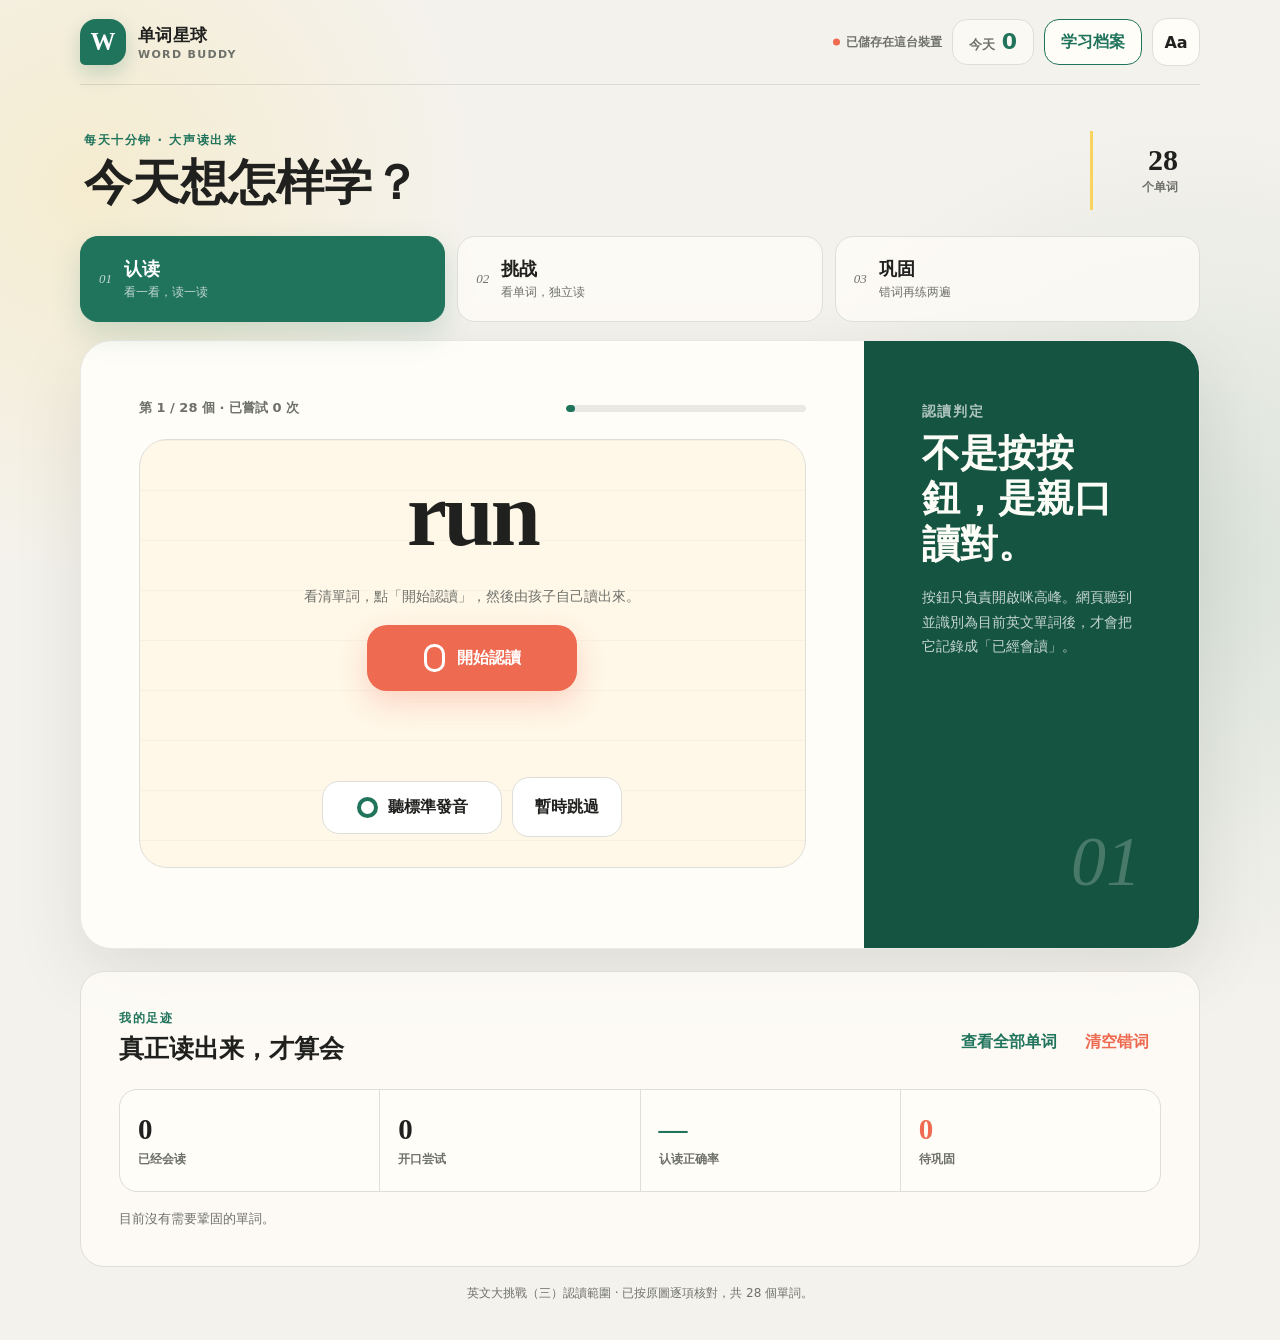
<file: index.html>
<!doctype html>
<html lang="zh-CN">
  <head>
    <meta charset="UTF-8" />
    <meta name="viewport" content="width=device-width, initial-scale=1, viewport-fit=cover, user-scalable=no" />
    <meta name="theme-color" content="#fffaf1" />
    <meta name="apple-mobile-web-app-capable" content="yes" />
    <meta name="apple-mobile-web-app-status-bar-style" content="default" />
    <title>单词星球 · 儿童认读</title>
    <link rel="stylesheet" href="styles.css" />
  </head>
  <body>
    <div class="page-shell">
      <header class="topbar">
        <a class="brand" href="#" aria-label="回到认读模式">
          <span class="brand-mark" aria-hidden="true">W</span>
          <span>
            <strong>单词星球</strong>
            <small>Word Buddy</small>
          </span>
        </a>

        <div class="header-actions">
          <span class="sync-status" id="syncStatus" aria-live="polite">正在读取进度</span>
          <div class="day-score" aria-label="今天的练习数量">
            <span>今天</span>
            <strong id="todayCount">0</strong>
          </div>
          <button class="record-button" id="recordButton" type="button">学习档案</button>
          <button class="icon-button" id="settingsButton" type="button" aria-label="打开声音设置">
            <span aria-hidden="true">Aa</span>
          </button>
        </div>
      </header>

      <main>
        <section class="welcome-row" aria-labelledby="pageTitle">
          <div>
            <p class="eyebrow">每天十分钟 · 大声读出来</p>
            <h1 id="pageTitle">今天想怎样学？</h1>
          </div>
          <div class="word-count-badge">
            <strong id="wordCount">0</strong>
            <span>个单词</span>
          </div>
        </section>

        <nav class="mode-tabs" aria-label="学习模式">
          <button class="mode-tab is-active" type="button" data-mode="learn" aria-pressed="true">
            <span class="tab-number">01</span>
            <span><strong>认读</strong><small>看一看，读一读</small></span>
          </button>
          <button class="mode-tab" type="button" data-mode="challenge" aria-pressed="false">
            <span class="tab-number">02</span>
            <span><strong>挑战</strong><small>看单词，独立读</small></span>
          </button>
          <button class="mode-tab" type="button" data-mode="review" aria-pressed="false">
            <span class="tab-number">03</span>
            <span><strong>巩固</strong><small>错词再练两遍</small></span>
            <span class="mistake-badge" id="mistakeBadge" hidden>0</span>
          </button>
        </nav>

        <section class="learning-panel" id="learningPanel" aria-live="polite"></section>

        <section class="progress-card" aria-label="学习记录">
          <div class="progress-heading">
            <div>
              <p class="eyebrow">我的足迹</p>
              <h2>真正读出来，才算会</h2>
            </div>
            <div class="progress-actions">
              <button class="text-button" id="openRecordsButton" type="button">查看全部单词</button>
              <button class="text-button danger" id="clearMistakesButton" type="button">清空错词</button>
            </div>
          </div>
          <div class="stats-grid">
            <div class="stat-item">
              <strong id="masteredStat">0</strong>
              <span>已经会读</span>
            </div>
            <div class="stat-item">
              <strong id="answerStat">0</strong>
              <span>开口尝试</span>
            </div>
            <div class="stat-item accent">
              <strong id="accuracyStat">—</strong>
              <span>认读正确率</span>
            </div>
            <div class="stat-item warm">
              <strong id="mistakeStat">0</strong>
              <span>待巩固</span>
            </div>
          </div>
          <div class="mistake-strip" id="mistakeStrip"></div>
        </section>

        <p class="source-note" id="sourceNote"></p>
      </main>
    </div>

    <div class="settings-backdrop" id="settingsBackdrop" hidden>
      <section class="settings-sheet" role="dialog" aria-modal="true" aria-labelledby="settingsTitle">
        <div class="sheet-handle" aria-hidden="true"></div>
        <div class="sheet-heading">
          <div>
            <p class="eyebrow">声音设置</p>
            <h2 id="settingsTitle">让朗读更舒服</h2>
          </div>
          <button class="close-button" id="closeSettingsButton" type="button" aria-label="关闭设置">完成</button>
        </div>

        <label class="setting-row">
          <span><strong>巩固自动播读</strong><small>切换错词后自动朗读</small></span>
          <input id="autoSpeakInput" type="checkbox" role="switch" checked />
        </label>

        <label class="setting-block" for="rateInput">
          <span><strong>朗读速度</strong><output id="rateOutput">舒缓</output></span>
          <input id="rateInput" type="range" min="0.6" max="1.1" step="0.1" value="0.8" />
          <span class="range-labels"><small>慢一点</small><small>快一点</small></span>
        </label>

        <label class="setting-block" for="voiceSelect">
          <span><strong>英语声音</strong></span>
          <select id="voiceSelect">
            <option value="">设备默认声音</option>
          </select>
        </label>

        <button class="primary-button wide" id="testVoiceButton" type="button">试听：Hello!</button>
      </section>
    </div>

    <div class="records-backdrop" id="recordsBackdrop" hidden>
      <section class="records-sheet" role="dialog" aria-modal="true" aria-labelledby="recordsTitle">
        <div class="sheet-handle" aria-hidden="true"></div>
        <div class="sheet-heading records-heading">
          <div>
            <p class="eyebrow">逐词保存 · 随时续学</p>
            <h2 id="recordsTitle">学习档案</h2>
          </div>
          <button class="close-button" id="closeRecordsButton" type="button" aria-label="关闭学习档案">完成</button>
        </div>
        <div class="record-filters" role="group" aria-label="筛选学习记录">
          <button type="button" class="record-filter is-active" data-record-filter="all">全部</button>
          <button type="button" class="record-filter" data-record-filter="mastered">已会读</button>
          <button type="button" class="record-filter" data-record-filter="learning">练习中</button>
          <button type="button" class="record-filter" data-record-filter="new">未开始</button>
        </div>
        <div class="record-summary" id="recordSummary"></div>
        <div class="record-tools">
          <button type="button" id="exportRecordsButton">导出学习档案</button>
          <label>
            恢复学习档案
            <input type="file" id="importRecordsInput" accept="application/json,.json" />
          </label>
        </div>
        <div class="record-list" id="recordList"></div>
      </section>
    </div>

    <div class="toast" id="toast" role="status" aria-live="polite" hidden></div>

    <script src="words.js"></script>
    <script src="app.js"></script>
  </body>
</html>
</file>
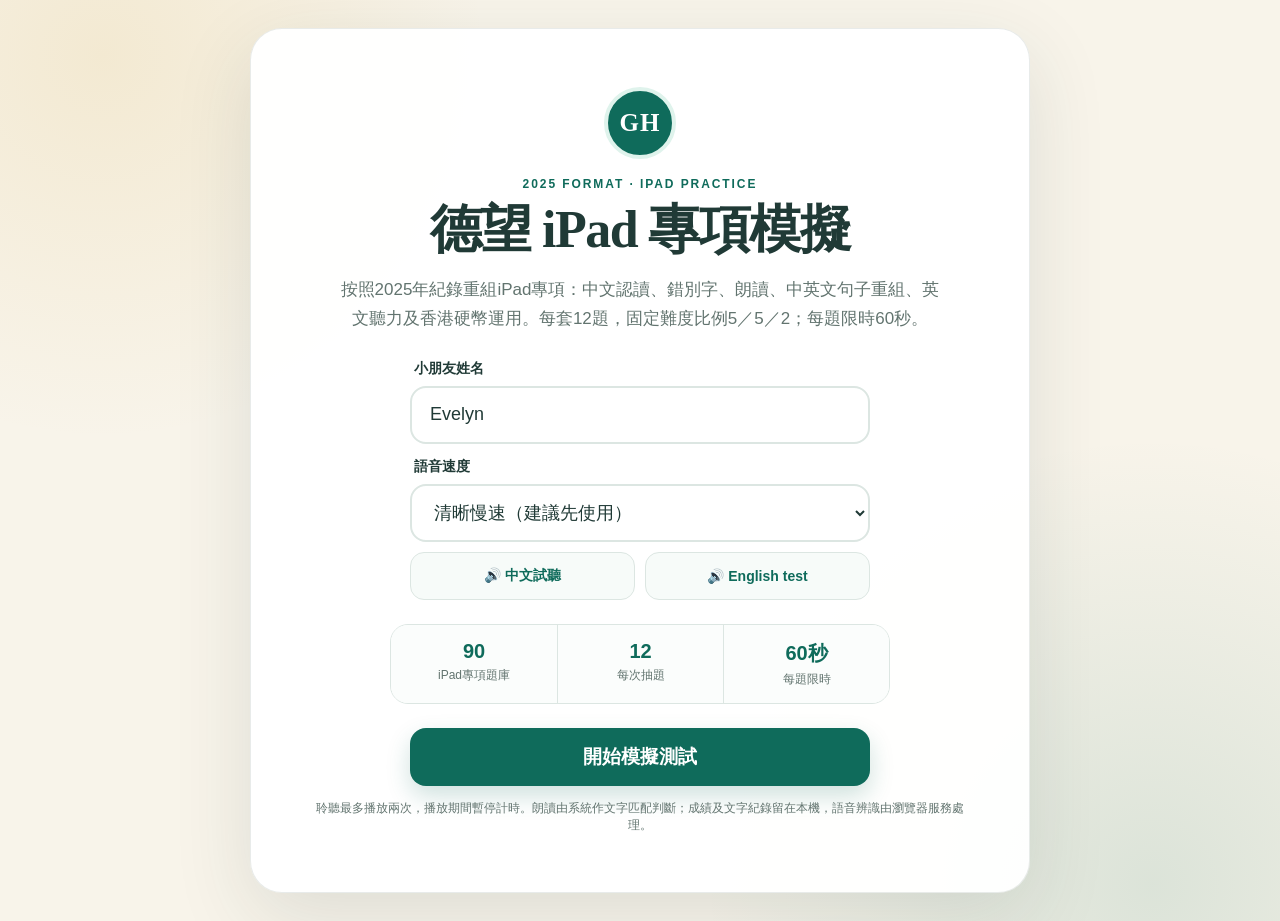
<file: good-hope-ipad-test/index.html>
<!doctype html>
<html lang="zh-HK">
<head>
  <meta charset="utf-8">
  <meta name="viewport" content="width=device-width,initial-scale=1,viewport-fit=cover,user-scalable=no">
  <meta name="theme-color" content="#0f6b5b">
  <meta name="apple-mobile-web-app-capable" content="yes">
  <meta name="apple-mobile-web-app-status-bar-style" content="default">
  <title>德望 2025 iPad 專項模擬</title>
  <style>
    :root{--ink:#203a36;--muted:#62746f;--green:#0f6b5b;--dark:#084b40;--mint:#dff3ec;--cream:#f8f4ea;--line:#dce6e2;--danger:#c74a48;--gold:#d5a83f}
    *{box-sizing:border-box}html{background:var(--cream)}body{margin:0;color:var(--ink);background:radial-gradient(circle at 8% 6%,rgba(213,168,63,.14),transparent 24rem),radial-gradient(circle at 90% 96%,rgba(15,107,91,.12),transparent 28rem),var(--cream);font-family:-apple-system,BlinkMacSystemFont,"SF Pro Display","PingFang HK","Noto Sans TC",sans-serif;-webkit-font-smoothing:antialiased;-webkit-tap-highlight-color:transparent;overscroll-behavior:none}button,input,select{font:inherit}button{touch-action:manipulation}.shell{min-height:100svh;padding:max(28px,env(safe-area-inset-top)) max(24px,env(safe-area-inset-right)) max(28px,env(safe-area-inset-bottom)) max(24px,env(safe-area-inset-left));display:grid;place-items:center}.card{width:min(780px,100%);background:rgba(255,255,255,.96);border:1px solid rgba(32,58,54,.1);border-radius:32px;box-shadow:0 24px 80px rgba(32,58,54,.12);padding:clamp(28px,5vw,58px);text-align:center}.mark{width:72px;height:72px;margin:0 auto 18px;display:grid;place-items:center;color:#fff;background:var(--green);border:4px solid var(--mint);border-radius:50%;font:700 25px Georgia,serif;letter-spacing:.04em}.eyebrow{margin:0 0 10px;color:var(--green);font-size:12px;font-weight:800;letter-spacing:.16em}.card h1{margin:0;font-family:Georgia,"Times New Roman","Songti TC",serif;font-size:clamp(34px,6vw,52px);line-height:1.1;letter-spacing:-.03em}.intro{max-width:610px;margin:18px auto 26px;color:var(--muted);font-size:17px;line-height:1.7}.name,.setting{display:block;max-width:460px;margin:0 auto;text-align:left}.name span,.setting span{display:block;margin:0 0 8px 4px;font-size:14px;font-weight:700}.name input,.setting select{width:100%;height:58px;padding:0 18px;border:2px solid var(--line);border-radius:16px;color:var(--ink);background:#fff;font-size:18px;outline:none}.name input:focus,.setting select:focus{border-color:var(--green);box-shadow:0 0 0 4px var(--mint)}.setting{margin-top:14px}.voice-tests{display:grid;grid-template-columns:1fr 1fr;gap:10px;max-width:460px;margin:10px auto 0}.voice-tests button{min-height:48px;border:1px solid var(--line);border-radius:14px;color:var(--green);background:#f7fbf9;font-size:14px;font-weight:750}.facts{display:grid;grid-template-columns:repeat(3,1fr);max-width:500px;margin:24px auto;border:1px solid var(--line);border-radius:18px;overflow:hidden}.facts div{padding:15px 8px;background:#fbfdfc}.facts div+div{border-left:1px solid var(--line)}.facts strong{display:block;font-size:20px;color:var(--green)}.facts span{display:block;margin-top:4px;color:var(--muted);font-size:12px}.primary,.secondary{min-height:58px;border:0;border-radius:16px;padding:0 24px;font-weight:800;cursor:pointer}.primary{color:#fff;background:var(--green);box-shadow:0 10px 24px rgba(15,107,91,.2)}.primary:active{transform:translateY(1px);background:var(--dark)}.welcome .primary{width:min(460px,100%);font-size:19px}.secondary{color:var(--green);background:var(--mint)}.privacy{margin:14px 0 0;color:var(--muted);font-size:12px}.history{max-width:460px;margin:22px auto 0;padding:18px;border-radius:18px;background:#f5faf8;text-align:left}.history-head,.history-row{display:flex;justify-content:space-between;align-items:center}.history-head h2{margin:0;font-size:14px}.history-head button{border:0;background:transparent;color:var(--muted);font-size:13px}.history-row{padding-top:12px;color:var(--muted);font-size:13px}.history-row strong{color:var(--ink);font-size:15px}
    .quiz{min-height:100svh;padding-bottom:max(20px,env(safe-area-inset-bottom));display:grid;grid-template-rows:auto 5px 1fr auto;background:#f9fbfa}.qhead{height:74px;padding:max(14px,env(safe-area-inset-top)) max(26px,env(safe-area-inset-right)) 12px max(26px,env(safe-area-inset-left));display:flex;align-items:center;justify-content:space-between;background:#fff}.qcount{color:var(--muted);font-size:15px;font-weight:700}.timer{min-width:88px;height:42px;padding:0 14px;display:flex;align-items:center;justify-content:center;gap:8px;border-radius:22px;color:var(--green);background:var(--mint);font-size:20px;font-weight:850;font-variant-numeric:tabular-nums}.timer.wait{min-width:112px;font-size:13px}.timer.urgent{color:#fff;background:var(--danger);animation:pulse 1s infinite}@keyframes pulse{50%{transform:scale(1.04)}}.track{background:#e7eeeb;overflow:hidden}.track i{display:block;height:100%;background:linear-gradient(90deg,var(--green),#45a58c);transition:width .35s ease}.panel{width:min(940px,calc(100% - 48px));margin:auto;padding:clamp(22px,4vh,44px) 0;text-align:center}.pill{display:inline-flex;padding:7px 14px;color:var(--green);background:var(--mint);border-radius:999px;font-size:13px;font-weight:800}.level{margin-left:8px;color:#8b6b20;background:#fff1c8}.instruction{margin:16px 0 4px;color:var(--muted);font-size:clamp(17px,2.4vw,21px)}.panel h1{margin:12px auto 22px;font-size:clamp(30px,5vw,48px);line-height:1.2;letter-spacing:-.025em}.audio{min-height:58px;margin:-1px 0 14px;padding:0 26px;border:2px solid var(--green);border-radius:999px;color:#fff;background:var(--green);font-weight:850;box-shadow:0 8px 20px rgba(15,107,91,.16)}.audio.playing{color:var(--green);background:var(--mint);box-shadow:none}.audio-note{margin:-2px 0 17px;color:var(--muted);font-size:12px}.choices{display:grid;grid-template-columns:repeat(2,1fr);gap:16px}.choices button{min-height:92px;padding:15px 22px;display:flex;align-items:center;gap:18px;border:2px solid var(--line);border-radius:20px;color:var(--ink);background:#fff;box-shadow:0 5px 16px rgba(32,58,54,.05);font-size:clamp(20px,3vw,27px);font-weight:700;text-align:left}.choices button:active:not(:disabled){border-color:var(--green);background:var(--mint);transform:scale(.99)}.choices button:disabled{opacity:.38}.letter{width:42px;height:42px;flex:0 0 42px;display:grid;place-items:center;border-radius:50%;color:var(--green);background:var(--mint);font-size:17px;font-weight:900}.choices.long button{min-height:98px;font-size:clamp(17px,2.6vw,22px)}.qfoot{min-height:60px;padding:8px max(26px,env(safe-area-inset-right)) 8px max(26px,env(safe-area-inset-left));display:flex;align-items:center;justify-content:space-between;color:var(--muted);background:#fff;border-top:1px solid var(--line);font-size:13px}.qfoot button{border:0;color:var(--muted);background:transparent;text-decoration:underline}
    .score{--score:0deg;width:164px;height:164px;margin:26px auto 18px;padding:13px;border-radius:50%;background:conic-gradient(var(--green) var(--score),var(--mint) 0)}.score>div{width:100%;height:100%;display:grid;place-content:center;border-radius:50%;background:#fff}.score strong{font-size:52px;line-height:.9}.score span{color:var(--muted);font-size:16px}.message{margin:0 auto 24px;color:var(--muted)}.catgrid{display:grid;grid-template-columns:repeat(auto-fit,minmax(118px,1fr));gap:10px}.catgrid>div{padding:15px 12px;border-radius:14px;background:#f5faf8;text-align:left}.catgrid span{display:block;color:var(--muted);font-size:12px}.catgrid strong{display:block;margin:4px 0 9px;font-size:20px}.minibar{height:5px;border-radius:5px;background:var(--line);overflow:hidden}.minibar i{display:block;height:100%;border-radius:inherit;background:var(--green)}.review{margin-top:26px;text-align:left}.review h2{font-size:18px}.review details{margin-top:8px;padding:14px 16px;border:1px solid var(--line);border-radius:13px;background:#fff}.review summary{display:flex;justify-content:space-between;cursor:pointer;font-size:14px}.review summary b{color:var(--green)}.review .wrong summary b{color:var(--danger)}.review details p{margin:10px 0 0;color:var(--muted);font-size:13px}.actions{display:grid;grid-template-columns:1fr 1fr;gap:12px;margin-top:24px}
    @media(max-width:620px){.card{border-radius:24px}.choices{grid-template-columns:1fr;gap:11px}.choices button{min-height:72px}.panel{width:min(100% - 28px,940px);padding:22px 0}.catgrid{grid-template-columns:repeat(2,1fr)}.voice-tests{grid-template-columns:1fr}.qhead{height:68px}}@media(orientation:landscape) and (max-height:720px){.qhead{height:60px}.panel{padding:14px 0}.instruction{margin-top:8px}.panel h1{margin:5px auto 12px;font-size:clamp(27px,4vw,38px)}.audio{min-height:44px;margin-bottom:8px}.audio-note{margin-bottom:10px}.choices button{min-height:66px}.choices.long button{min-height:72px}}@media(prefers-reduced-motion:reduce){*{animation:none!important;transition:none!important}}
    .reading-card{max-width:680px;margin:0 auto 18px;padding:22px;border:2px solid var(--mint);border-radius:22px;background:#f7fbf9}.mic{min-width:230px;min-height:62px;border:0;border-radius:999px;color:#fff;background:var(--green);font-size:18px;font-weight:850;box-shadow:0 8px 20px rgba(15,107,91,.18)}.mic.listening{background:var(--danger);animation:pulse 1s infinite}.read-status{min-height:22px;margin:14px 0 0;color:var(--muted);font-size:15px;font-weight:700}.read-status.ok{color:var(--green)}.read-status.bad{color:var(--danger)}.heard-text{min-height:20px;margin:8px 0 0;color:var(--muted);font-size:13px}
    .interactive-card{max-width:760px;margin:0 auto;padding:20px;border:2px solid var(--mint);border-radius:22px;background:#f7fbf9}.order-target{min-height:74px;padding:12px;display:flex;align-items:center;justify-content:center;flex-wrap:wrap;gap:9px;border:2px dashed #a9cfc3;border-radius:16px;background:#fff}.order-target.empty:before{content:'依次點選下面的詞語';color:var(--muted);font-size:15px}.tiles{display:flex;justify-content:center;flex-wrap:wrap;gap:10px;margin-top:16px}.token{min-height:52px;padding:8px 17px;border:2px solid var(--line);border-radius:14px;color:var(--ink);background:#fff;font-size:clamp(18px,2.7vw,24px);font-weight:750}.token.used{opacity:.3}.order-target .token{color:var(--green);border-color:#a9cfc3;background:var(--mint)}.submit-row{display:grid;grid-template-columns:1fr 2fr;gap:10px;margin-top:16px}.submit-row button{min-height:52px;border:0;border-radius:14px;font-weight:800}.reset-interactive{color:var(--green);background:var(--mint)}.submit-interactive{color:#fff;background:var(--green)}.coin-grid{display:flex;justify-content:center;align-items:center;flex-wrap:wrap;gap:14px;margin:16px 0}.coin{width:78px;height:78px;padding:0;border:5px double #73817d;border-radius:50%;color:#263b37;background:radial-gradient(circle at 35% 28%,#fff,#bfc8c5 64%,#87928f);box-shadow:0 5px 12px rgba(32,58,54,.16);font-size:17px;font-weight:900}.coin.gold{border-color:#a77b1e;background:radial-gradient(circle at 35% 28%,#fff7c9,#d9b54b 64%,#9d7620)}.coin.selected{outline:5px solid var(--green);outline-offset:3px;transform:translateY(-3px)}.coin-total{margin:4px 0;color:var(--green);font-size:21px;font-weight:850}.coin-note{margin:4px 0 0;color:var(--muted);font-size:13px}
  </style>
</head>
<body><main id="app"></main>
<script>
const BANK=[
{id:'cr01',c:'中文',g:'中文認讀',k:'cr',d:1,i:'按播放鍵，選出老師讀出的詞語',p:'請留心聆聽',o:['海羊','每洋','海洋','每羊'],a:2,v:['海洋','zh-HK'],n:'聽音及字形辨識'},
{id:'cr02',c:'中文',g:'中文認讀',k:'cr',d:1,i:'按播放鍵，選出老師讀出的詞語',p:'請留心聆聽',o:['葡萄','菩萄','葡匋','蒲萄'],a:0,v:['葡萄','zh-HK'],n:'聽音及字形辨識'},
{id:'cr03',c:'中文',g:'中文認讀',k:'cr',d:1,i:'按播放鍵，選出老師讀出的詞語',p:'請留心聆聽',o:['草梅','草莓','莓草','菜莓'],a:1,v:['草莓','zh-HK'],n:'聽音及字形辨識'},
{id:'cr04',c:'中文',g:'中文認讀',k:'cr',d:1,i:'按播放鍵，選出老師讀出的詞語',p:'請留心聆聽',o:['老獅','老師','老詩','姥師'],a:1,v:['老師','zh-HK'],n:'聽音及字形辨識'},
{id:'cr05',c:'中文',g:'中文認讀',k:'cr',d:1,i:'按播放鍵，選出老師讀出的詞語',p:'請留心聆聽',o:['工園','公圓','功園','公園'],a:3,v:['公園','zh-HK'],n:'聽音及字形辨識'},
{id:'cr06',c:'中文',g:'中文認讀',k:'cr',d:2,i:'按播放鍵，選出老師讀出的詞語',p:'請留心聆聽',o:['胡蝶','蝴碟','蝴蝶','湖蝶'],a:2,v:['蝴蝶','zh-HK'],n:'相似字辨識'},
{id:'cr07',c:'中文',g:'中文認讀',k:'cr',d:2,i:'按播放鍵，選出老師讀出的詞語',p:'請留心聆聽',o:['文俱','聞具','文巨','文具'],a:3,v:['文具','zh-HK'],n:'相似字辨識'},
{id:'cr08',c:'中文',g:'中文認讀',k:'cr',d:2,i:'按播放鍵，選出老師讀出的詞語',p:'請留心聆聽',o:['沿筆','鉛筆','鉛比','錢筆'],a:1,v:['鉛筆','zh-HK'],n:'相似字辨識'},
{id:'cr09',c:'中文',g:'中文認讀',k:'cr',d:2,i:'按播放鍵，選出老師讀出的詞語',p:'請留心聆聽',o:['雨傘','雨散','語傘','與傘'],a:0,v:['雨傘','zh-HK'],n:'相似字辨識'},
{id:'cr10',c:'中文',g:'中文認讀',k:'cr',d:2,i:'按播放鍵，選出老師讀出的詞語',p:'請留心聆聽',o:['果室','課空','課室','棵室'],a:2,v:['課室','zh-HK'],n:'相似字辨識'},
{id:'cr11',c:'中文',g:'中文認讀',k:'cr',d:3,i:'按播放鍵，選出老師讀出的詞語',p:'請留心聆聽',o:['圖書館','圖書管','圗書館','圖館書'],a:0,v:['圖書館','zh-HK'],n:'複合詞辨識'},
{id:'cr12',c:'中文',g:'中文認讀',k:'cr',d:3,i:'按播放鍵，選出老師讀出的詞語',p:'請留心聆聽',o:['澡場','操埸','操場','燥場'],a:2,v:['操場','zh-HK'],n:'複合詞辨識'},
{id:'cr13',c:'中文',g:'中文認讀',k:'cr',d:3,i:'按播放鍵，選出老師讀出的詞語',p:'請留心聆聽',o:['學較','學校','學效','學咬'],a:1,v:['學校','zh-HK'],n:'複合詞辨識'},
{id:'cr14',c:'中文',g:'中文認讀',k:'cr',d:3,i:'按播放鍵，選出老師讀出的詞語',p:'請留心聆聽',o:['禮勿','理物','禮務','禮物'],a:3,v:['禮物','zh-HK'],n:'複合詞辨識'},
{id:'cw01',c:'中文',g:'中文錯字',k:'cw',d:1,i:'找出有錯別字的句子',p:'哪一句寫錯了？',o:['今天的太陽很溫暖。','妹妹喜歡吃草莓。','我們在公園裏玩要。','小鳥在天空中飛翔。'],a:2,n:'錯別字辨識'},
{id:'cw02',c:'中文',g:'中文錯字',k:'cw',d:1,i:'找出有錯別字的句子',p:'哪一句寫錯了？',o:['爸爸正在看報紙。','我和哥哥一起畫晝。','同學排隊進入課室。','媽媽準備了晚餐。'],a:1,n:'錯別字辨識'},
{id:'cw03',c:'中文',g:'中文錯字',k:'cw',d:1,i:'找出有錯別字的句子',p:'哪一句寫錯了？',o:['老師帶我們到圖書管看書。','我每天都會整理書包。','妹妹正在安靜地畫畫。','我們一起到操場跑步。'],a:0,n:'錯別字辨識'},
{id:'cw04',c:'中文',g:'中文錯字',k:'cw',d:1,i:'找出有錯別字的句子',p:'哪一句寫錯了？',o:['天空中有幾朵白雲。','小鳥在天空中飛詳。','哥哥正在房間看書。','我喜歡和同學玩耍。'],a:1,n:'錯別字辨識'},
{id:'cw05',c:'中文',g:'中文錯字',k:'cw',d:1,i:'找出有錯別字的句子',p:'哪一句寫錯了？',o:['同學排對進入課室。','小朋友在禮堂唱歌。','老師教我們寫生字。','媽媽帶我到公園散步。'],a:0,n:'錯別字辨識'},
{id:'cw06',c:'中文',g:'中文錯字',k:'cw',d:2,i:'找出有錯別字的句子',p:'哪一句寫錯了？',o:['我每天準時回較。','妹妹把鞋子放整齊。','爸爸提醒我要有禮貌。','今天是晴朗的一天。'],a:0,n:'錯別字辨識'},
{id:'cw07',c:'中文',g:'中文錯字',k:'cw',d:2,i:'找出有錯別字的句子',p:'哪一句寫錯了？',o:['弟弟收拾好玩俱。','姐姐幫媽媽抹桌子。','我們吃了美味的晚餐。','小狗在門前睡覺。'],a:0,n:'錯別字辨識'},
{id:'cw08',c:'中文',g:'中文錯字',k:'cw',d:2,i:'找出有錯別字的句子',p:'哪一句寫錯了？',o:['我向老師說早安。','妹妹是一個有禮冒的孩子。','同學們專心聽故事。','哥哥把衣服摺好。'],a:1,n:'錯別字辨識'},
{id:'cw09',c:'中文',g:'中文錯字',k:'cw',d:2,i:'找出有錯別字的句子',p:'哪一句寫錯了？',o:['請把鉛筆放進筆合裏。','我用擦膠改正錯字。','老師派發了工作紙。','妹妹把圖書放回書架。'],a:0,n:'錯別字辨識'},
{id:'cw10',c:'中文',g:'中文錯字',k:'cw',d:2,i:'找出有錯別字的句子',p:'哪一句寫錯了？',o:['下雨天要帶雨散。','過馬路前要看清楚。','爸爸每天乘車上班。','妹妹穿上黃色雨衣。'],a:0,n:'錯別字辨識'},
{id:'cw11',c:'中文',g:'中文錯字',k:'cw',d:3,i:'找出有錯別字的句子',p:'哪一句寫錯了？',o:['小朋友在操埸上做早操。','同學們合作完成作品。','我把水壺放進書包。','媽媽正在廚房做飯。'],a:0,n:'限時錯別字辨識'},
{id:'cw12',c:'中文',g:'中文錯字',k:'cw',d:3,i:'找出有錯別字的句子',p:'哪一句寫錯了？',o:['老師鼓勵我們互相幫芒。','哥哥借了一本故事書。','我答應每天練習寫字。','妹妹把禮物送給朋友。'],a:0,n:'限時錯別字辨識'},
{id:'cw13',c:'中文',g:'中文錯字',k:'cw',d:3,i:'找出有錯別字的句子',p:'哪一句寫錯了？',o:['我們應該愛護校園。','爸爸陪我閱讀故是書。','同學主動幫助老師。','妹妹認真完成圖畫。'],a:1,n:'限時錯別字辨識'},
{id:'cw14',c:'中文',g:'中文錯字',k:'cw',d:3,i:'找出有錯別字的句子',p:'哪一句寫錯了？',o:['我用毛巾擦乾雙手。','妹妹用像皮擦去錯字。','我們排隊等候校車。','大家一起收拾玩具。'],a:1,n:'限時錯別字辨識'},
{id:'rr01',c:'中文',g:'中文朗讀',k:'rr',d:1,r:true,i:'請清楚朗讀下面的句子',p:'我們在公園玩耍。',o:['需重讀','朗讀完成'],a:1,n:'中文句子朗讀'},
{id:'rr02',c:'中文',g:'中文朗讀',k:'rr',d:1,r:true,i:'請清楚朗讀下面的句子',p:'今天的天氣很好。',o:['需重讀','朗讀完成'],a:1,n:'中文句子朗讀'},
{id:'rr03',c:'中文',g:'中文朗讀',k:'rr',d:1,r:true,i:'請清楚朗讀下面的句子',p:'哥哥和我一起畫畫。',o:['需重讀','朗讀完成'],a:1,n:'中文句子朗讀'},
{id:'rr04',c:'中文',g:'中文朗讀',k:'rr',d:1,r:true,i:'請清楚朗讀下面的句子',p:'媽媽買了新鮮的水果。',o:['需重讀','朗讀完成'],a:1,n:'中文句子朗讀'},
{id:'rr05',c:'中文',g:'中文朗讀',k:'rr',d:2,r:true,i:'請清楚朗讀下面的句子',p:'小鳥在藍色的天空中飛翔。',o:['需重讀','朗讀完成'],a:1,n:'中文句子朗讀'},
{id:'rr06',c:'中文',g:'中文朗讀',k:'rr',d:2,r:true,i:'請清楚朗讀下面的句子',p:'同學們安靜地排隊進入課室。',o:['需重讀','朗讀完成'],a:1,n:'中文句子朗讀'},
{id:'rr07',c:'中文',g:'中文朗讀',k:'rr',d:2,r:true,i:'請清楚朗讀下面的句子',p:'放學後，我先洗手，再吃茶點。',o:['需重讀','朗讀完成'],a:1,n:'中文句子朗讀'},
{id:'rr08',c:'中文',g:'中文朗讀',k:'rr',d:2,r:true,i:'請清楚朗讀下面的句子',p:'妹妹把圖書整齊地放回書架。',o:['需重讀','朗讀完成'],a:1,n:'中文句子朗讀'},
{id:'rr09',c:'中文',g:'中文朗讀',k:'rr',d:3,r:true,i:'請清楚朗讀下面的句子',p:'下雨天，我會帶雨傘，小心走路。',o:['需重讀','朗讀完成'],a:1,n:'中文句子朗讀'},
{id:'rr10',c:'中文',g:'中文朗讀',k:'rr',d:3,r:true,i:'請清楚朗讀下面的句子',p:'我願意把自己的文具借給同學。',o:['需重讀','朗讀完成'],a:1,n:'中文句子朗讀'},
{id:'rr11',c:'中文',g:'中文朗讀',k:'rr',d:3,r:true,i:'請清楚朗讀下面的句子',p:'參觀圖書館時，我們要保持安靜。',o:['需重讀','朗讀完成'],a:1,n:'中文句子朗讀'},
{id:'rr12',c:'中文',g:'中文朗讀',k:'rr',d:3,r:true,i:'請清楚朗讀下面的句子',p:'雖然今天下雨，我們仍然準時回到學校。',o:['需重讀','朗讀完成'],a:1,n:'中文句子朗讀'},
{id:'ei01',c:'英文',g:'英文指令',k:'ei',d:1,i:'Listen and choose the correct picture.',p:'Tap the answer after listening.',o:['☂️','🎒','✏️','⚽'],a:0,v:['Touch the umbrella.','en-GB'],n:'英文單步指令'},
{id:'ei02',c:'英文',g:'英文指令',k:'ei',d:1,i:'Listen and choose the correct shape.',p:'Tap the answer after listening.',o:['🔴 Red circle','🔵 Blue circle','🟢 Green circle','🟡 Yellow circle'],a:0,v:['Touch the red circle.','en-GB'],n:'英文顏色及圖形指令'},
{id:'ei03',c:'英文',g:'英文指令',k:'ei',d:1,i:'Listen carefully, then choose.',p:'○　△　★　□',o:['○ Circle','△ Triangle','★ Star','□ Square'],a:2,v:['Touch the third shape from the left.','en-GB'],n:'英文位置指令'},
{id:'ei04',c:'英文',g:'英文指令',k:'ei',d:1,i:'Listen and choose the correct group.',p:'Tap the answer after listening.',o:['★ ○ □','○ ★ □','○ □ ★','□ ○ ★'],a:1,v:['Touch the group with a star between a circle and a square.','en-GB'],n:'英文位置指令'},
{id:'ei05',c:'英文',g:'英文指令',k:'ei',d:2,i:'Listen and choose the correct answer.',p:'Where is the cat?',o:['Under the table','On the table','Beside the door','Behind the chair'],a:0,v:['The cat is under the table.','en-GB'],n:'英文位置詞理解'},
{id:'ei06',c:'英文',g:'英文指令',k:'ei',d:2,i:'Listen and choose the correct answer.',p:'What is the boy doing?',o:['Jumping over a puddle','Drinking water','Drawing a picture','Running after a bus'],a:0,v:['The boy is jumping over a puddle.','en-GB'],n:'英文動作理解'},
{id:'ei07',c:'英文',g:'英文指令',k:'ei',d:2,i:'Listen carefully, then choose.',p:'8　3　6　5',o:['8','3','6','5'],a:1,v:['Touch the smallest number.','en-GB'],n:'英文數量指令'},
{id:'ei08',c:'英文',g:'英文指令',k:'ei',d:2,i:'Listen carefully, then choose.',p:'⭐　🔺　⚪　⬛',o:['⭐ Star','🔺 Triangle','⚪ Circle','⬛ Square'],a:2,v:['Touch the shape immediately after the triangle.','en-GB'],n:'英文次序指令'},
{id:'ei09',c:'英文',g:'英文指令',k:'ei',d:3,i:'Listen and choose the correct answer.',p:'📘　🎒',o:['The book is left of the bag.','The book is under the bag.','The bag is left of the book.','The bag is above the book.'],a:0,v:['Touch the sentence that tells where the book is.','en-GB'],n:'英文方向及句子理解'},
{id:'ei10',c:'英文',g:'英文指令',k:'ei',d:3,i:'Listen and choose the correct group.',p:'Tap the answer after listening.',o:['🔵 🔵 🟥','🔵 🟥 🟥','🔵 🔵 🔵','🟥 🟥 🟥'],a:0,v:['Touch the group with two blue circles and one red square.','en-GB'],n:'英文多步指令'},
{id:'es01',c:'英文',g:'英文故事',k:'es',d:1,i:'Listen to the story and answer.',p:'Why did Mia share her umbrella?',o:['It was sunny.','Her friend was getting wet.','She wanted a new umbrella.','She was alone.'],a:1,v:['It started to rain on the way to school. Mia saw Lily without an umbrella, so Mia shared hers. Why did Mia share her umbrella?','en-GB'],n:'英文故事因果理解'},
{id:'es02',c:'英文',g:'英文故事',k:'es',d:1,i:'Listen to the story and answer.',p:'What did Ben put in his bag?',o:['A toy and a hat','A book and a bottle','An apple and a ball','A pencil and a coat'],a:1,v:['Ben put a book and a bottle of water into his bag. What did Ben put in his bag?','en-GB'],n:'英文故事細節理解'},
{id:'es03',c:'英文',g:'英文故事',k:'es',d:1,i:'Listen to the story and answer.',p:'When did the children eat the cake?',o:['Before school','After dinner','In the morning','Before lunch'],a:1,v:['The family had dinner together. After dinner, the children ate the birthday cake. When did the children eat the cake?','en-GB'],n:'英文故事先後次序'},
{id:'es04',c:'英文',g:'英文故事',k:'es',d:2,i:'Listen to the story and answer.',p:'Why did Lucy take an umbrella?',o:['She saw dark clouds.','She wanted to play football.','She felt hungry.','She lost her bag.'],a:0,v:['Lucy looked outside and saw dark clouds. Before leaving home, she took an umbrella. Why did Lucy take an umbrella?','en-GB'],n:'英文故事推理'},
{id:'es05',c:'英文',g:'英文故事',k:'es',d:2,i:'Listen to the story and answer.',p:'Where did Tom put the wet coat?',o:['On his bed','Near the window','In his school bag','Under the table'],a:1,v:['Tom came home in the rain. His coat was wet, so he hung it near the window to dry. Where did Tom put the wet coat?','en-GB'],n:'英文故事細節理解'},
{id:'es06',c:'英文',g:'英文故事',k:'es',d:2,i:'Listen to the story and answer.',p:'Why did Anna walk quietly?',o:['The baby was sleeping.','She was angry.','She lost her shoes.','The floor was wet.'],a:0,v:['Anna saw that her baby brother was sleeping. She closed the door gently and walked quietly. Why did Anna walk quietly?','en-GB'],n:'英文故事因果理解'},
{id:'es07',c:'英文',g:'英文故事',k:'es',d:2,i:'Listen to the story and answer.',p:'What did Lily do every day?',o:['She picked the flower.','She watered the plant.','She moved the pot.','She bought new seeds.'],a:1,v:['Lily planted a seed in a small pot. She watered it every day. Soon, a yellow flower appeared. What did Lily do every day?','en-GB'],n:'英文故事細節理解'},
{id:'es08',c:'英文',g:'英文故事',k:'es',d:3,i:'Listen to the story and answer.',p:'Why was Sam happy?',o:['He found a toy.','His friend helped him.','School was over.','He got a new bag.'],a:1,v:['Sam could not find his pencil before class. Amy lent him one, so he could finish his work. Sam smiled and thanked her. Why was Sam happy?','en-GB'],n:'英文故事人物情緒'},
{id:'es09',c:'英文',g:'英文故事',k:'es',d:3,i:'Listen to the story and answer.',p:'Why did Jack leave home early?',o:['He wanted breakfast.','He did not want to miss the bus.','He wanted to walk slowly.','He forgot his school bag.'],a:1,v:['The school bus came at eight o’clock. Jack left home at a quarter to eight because he did not want to miss it. Why did Jack leave home early?','en-GB'],n:'英文故事時間及因果'},
{id:'es10',c:'英文',g:'英文故事',k:'es',d:3,i:'Listen to the story and answer.',p:'Why did the dog bark?',o:['It was hungry.','Someone was at the door.','It wanted to sleep.','The room was dark.'],a:1,v:['The dog was resting beside the sofa. When the delivery man arrived and knocked on the door, the dog stood up and barked. Why did the dog bark?','en-GB'],n:'英文故事推理'},
{id:'zs01',c:'中文',g:'中文重組',k:'zs',d:1,order:true,i:'點選詞語，把句子排成正確次序',p:'重組句子',answer:['我們','在公園','玩耍。'],o:['未完成','完成'],a:1,n:'中文句子重組'},
{id:'zs02',c:'中文',g:'中文重組',k:'zs',d:1,order:true,i:'點選詞語，把句子排成正確次序',p:'重組句子',answer:['妹妹','喜歡','吃草莓。'],o:['未完成','完成'],a:1,n:'中文句子重組'},
{id:'zs03',c:'中文',g:'中文重組',k:'zs',d:1,order:true,i:'點選詞語，把句子排成正確次序',p:'重組句子',answer:['哥哥','每天','準時','回校。'],o:['未完成','完成'],a:1,n:'中文句子重組'},
{id:'zs04',c:'中文',g:'中文重組',k:'zs',d:1,order:true,i:'點選詞語，把句子排成正確次序',p:'重組句子',answer:['小鳥','在天空中','自由地','飛翔。'],o:['未完成','完成'],a:1,n:'中文句子重組'},
{id:'zs05',c:'中文',g:'中文重組',k:'zs',d:2,order:true,i:'點選詞語，把句子排成正確次序',p:'重組句子',answer:['放學後，','我先洗手，','再吃茶點。'],o:['未完成','完成'],a:1,n:'中文句子重組'},
{id:'zs06',c:'中文',g:'中文重組',k:'zs',d:2,order:true,i:'點選詞語，把句子排成正確次序',p:'重組句子',answer:['同學們','安靜地','排隊','進入課室。'],o:['未完成','完成'],a:1,n:'中文句子重組'},
{id:'zs07',c:'中文',g:'中文重組',k:'zs',d:2,order:true,i:'點選詞語，把句子排成正確次序',p:'重組句子',answer:['下雨天，','我會','帶雨傘','上學。'],o:['未完成','完成'],a:1,n:'中文句子重組'},
{id:'zs08',c:'中文',g:'中文重組',k:'zs',d:2,order:true,i:'點選詞語，把句子排成正確次序',p:'重組句子',answer:['老師','稱讚','樂於助人的','小朋友。'],o:['未完成','完成'],a:1,n:'中文句子重組'},
{id:'zs09',c:'中文',g:'中文重組',k:'zs',d:3,order:true,i:'點選詞語，把句子排成正確次序',p:'重組句子',answer:['完成功課後，','我把書本','整齊地','放進書包。'],o:['未完成','完成'],a:1,n:'中文句子重組'},
{id:'zs10',c:'中文',g:'中文重組',k:'zs',d:3,order:true,i:'點選詞語，把句子排成正確次序',p:'重組句子',answer:['如果同學有困難，','我會主動','伸出援手','幫助她。'],o:['未完成','完成'],a:1,n:'中文句子重組'},
{id:'er01',c:'英文',g:'英文重組',k:'er',d:1,order:true,i:'Tap the words in the correct order.',p:'Make a sentence.',answer:['I','like','red apples.'],o:['Not finished','Finished'],a:1,n:'英文句子重組'},
{id:'er02',c:'英文',g:'英文重組',k:'er',d:1,order:true,i:'Tap the words in the correct order.',p:'Make a sentence.',answer:['The cat','is','under the table.'],o:['Not finished','Finished'],a:1,n:'英文句子重組'},
{id:'er03',c:'英文',g:'英文重組',k:'er',d:1,order:true,i:'Tap the words in the correct order.',p:'Make a sentence.',answer:['We','go to school','every day.'],o:['Not finished','Finished'],a:1,n:'英文句子重組'},
{id:'er04',c:'英文',g:'英文重組',k:'er',d:1,order:true,i:'Tap the words in the correct order.',p:'Make a sentence.',answer:['My brother','can','ride a bicycle.'],o:['Not finished','Finished'],a:1,n:'英文句子重組'},
{id:'er05',c:'英文',g:'英文重組',k:'er',d:2,order:true,i:'Tap the words in the correct order.',p:'Make a sentence.',answer:['She','is reading','a storybook.'],o:['Not finished','Finished'],a:1,n:'英文句子重組'},
{id:'er06',c:'英文',g:'英文重組',k:'er',d:2,order:true,i:'Tap the words in the correct order.',p:'Make a sentence.',answer:['Put','the blue ball','beside the box.'],o:['Not finished','Finished'],a:1,n:'英文句子重組'},
{id:'er07',c:'英文',g:'英文重組',k:'er',d:2,order:true,i:'Tap the words in the correct order.',p:'Make a sentence.',answer:['Mia','shared her umbrella','with Lily.'],o:['Not finished','Finished'],a:1,n:'英文句子重組'},
{id:'er08',c:'英文',g:'英文重組',k:'er',d:2,order:true,i:'Tap the words in the correct order.',p:'Make a sentence.',answer:['After dinner,','the children','ate the cake.'],o:['Not finished','Finished'],a:1,n:'英文句子重組'},
{id:'er09',c:'英文',g:'英文重組',k:'er',d:3,order:true,i:'Tap the words in the correct order.',p:'Make a sentence.',answer:['The little boy','carefully carried','a glass of water','to the table.'],o:['Not finished','Finished'],a:1,n:'英文句子重組'},
{id:'er10',c:'英文',g:'英文重組',k:'er',d:3,order:true,i:'Tap the words in the correct order.',p:'Make a sentence.',answer:['Because it was raining,','Lucy took','an umbrella','to school.'],o:['Not finished','Finished'],a:1,n:'英文句子重組'},
{id:'co01',c:'數學',g:'硬幣運用',k:'coin',d:1,coin:true,i:'點選合適的香港硬幣，組成指定金額',p:'請組成 HK$1',target:100,coins:[100,200,500,50],o:['未完成','完成'],a:1,n:'香港硬幣辨識'},
{id:'co02',c:'數學',g:'硬幣運用',k:'coin',d:1,coin:true,i:'點選合適的香港硬幣，組成指定金額',p:'請組成 HK$2',target:200,coins:[50,100,200,500],o:['未完成','完成'],a:1,n:'香港硬幣辨識'},
{id:'co03',c:'數學',g:'硬幣運用',k:'coin',d:1,coin:true,i:'點選合適的香港硬幣，組成指定金額',p:'請組成 HK$5',target:500,coins:[100,200,500,1000],o:['未完成','完成'],a:1,n:'香港硬幣辨識'},
{id:'co04',c:'數學',g:'硬幣運用',k:'coin',d:1,coin:true,i:'點選合適的香港硬幣，組成指定金額',p:'請組成 50¢',target:50,coins:[10,20,50,100],o:['未完成','完成'],a:1,n:'香港硬幣辨識'},
{id:'co05',c:'數學',g:'硬幣運用',k:'coin',d:2,coin:true,i:'點選合適的香港硬幣，組成指定金額',p:'請組成 HK$3',target:300,coins:[200,100,50,20],o:['未完成','完成'],a:1,n:'香港硬幣組合'},
{id:'co06',c:'數學',g:'硬幣運用',k:'coin',d:2,coin:true,i:'點選合適的香港硬幣，組成指定金額',p:'請組成 HK$6',target:600,coins:[500,100,200,50],o:['未完成','完成'],a:1,n:'香港硬幣組合'},
{id:'co07',c:'數學',g:'硬幣運用',k:'coin',d:2,coin:true,i:'點選合適的香港硬幣，組成指定金額',p:'請組成 HK$2.50',target:250,coins:[200,50,100,20],o:['未完成','完成'],a:1,n:'香港硬幣組合'},
{id:'co08',c:'數學',g:'硬幣運用',k:'coin',d:2,coin:true,i:'點選合適的香港硬幣，組成指定金額',p:'請組成 HK$7',target:700,coins:[500,200,100,50],o:['未完成','完成'],a:1,n:'香港硬幣組合'},
{id:'co09',c:'數學',g:'硬幣運用',k:'coin',d:3,coin:true,i:'點選合適的香港硬幣，組成指定金額',p:'請組成 HK$8.50',target:850,coins:[500,200,100,50,20,10],o:['未完成','完成'],a:1,n:'香港硬幣綜合運用'},
{id:'co10',c:'數學',g:'硬幣運用',k:'coin',d:3,coin:true,i:'點選合適的香港硬幣，組成指定金額',p:'請組成 HK$12.50',target:1250,coins:[1000,500,200,100,50,20,10],o:['未完成','完成'],a:1,n:'香港硬幣綜合運用'}
];

const app=document.getElementById('app');
const GROUPS=['中文認讀','中文錯字','中文朗讀','中文重組','英文指令','英文故事','英文重組','硬幣運用'];
let name='Evelyn',Q=[],at=0,left=0,ans=[],heard=[],locked=false,timer=null,audioPlayed=false,audioToken=0,audioCount=0,speed=localStorage.getItem('gh-speed')||'clear',activeRecognition=null,readStopTimer=null,readAttempts=0;
const esc=s=>String(s).replace(/[&<>"']/g,m=>({'&':'&amp;','<':'&lt;','>':'&gt;','"':'&quot;',"'":'&#39;'}[m]));
const shuffle=a=>{const b=[...a];for(let i=b.length-1;i>0;i--){const j=Math.floor(Math.random()*(i+1));[b[i],b[j]]=[b[j],b[i]]}return b};
function randomiseOptions(q){if(q.r||q.order||q.coin)return{...q,o:[...q.o],tiles:q.order?shuffle([...q.answer]):undefined};const mixed=shuffle(q.o.map((text,index)=>({text,correct:index===q.a})));return{...q,o:mixed.map(x=>x.text),a:mixed.findIndex(x=>x.correct)}}
function buildSet(){const slots=['cr','cr','cr','cw','cw','rr','zs','ei','es','er','coin','coin'],diffs=shuffle([1,1,1,1,1,2,2,2,2,2,3,3]),picked=[];slots.forEach((kind,index)=>{let pool=BANK.filter(q=>q.k===kind&&q.d===diffs[index]&&!picked.some(x=>x.id===q.id));if(!pool.length)pool=BANK.filter(q=>q.k===kind&&!picked.some(x=>x.id===q.id));picked.push(shuffle(pool)[0])});return shuffle(picked.map(randomiseOptions))}
function voiceFor(lang){if(!('speechSynthesis'in window))return null;const vs=speechSynthesis.getVoices();const score=v=>{const l=v.lang.toLowerCase(),n=v.name.toLowerCase();let s=0;if(lang==='zh-HK'){if(l==='zh-hk'||l==='yue-hk')s+=100;if(l.startsWith('zh'))s+=30;if(/sin-ji|cantonese|hong kong|siri/.test(n))s+=25}else{if(l==='en-gb')s+=100;if(l.startsWith('en'))s+=30;if(/daniel|serena|kate|siri|british/.test(n))s+=20}if(v.localService)s+=5;return s};return [...vs].sort((a,b)=>score(b)-score(a))[0]||null}
function utter(text,lang,onend){if(!('speechSynthesis'in window)){onend&&onend();return}speechSynthesis.cancel();const u=new SpeechSynthesisUtterance(text);u.lang=lang;u.rate=speed==='clear'?(lang.startsWith('en')?.72:.66):(lang.startsWith('en')?.86:.8);u.pitch=.98;u.volume=1;const v=voiceFor(lang);if(v)u.voice=v;u.onend=onend;u.onerror=onend;speechSynthesis.speak(u)}
function history(){try{return JSON.parse(localStorage.getItem('gh-attempts-v2')||'[]')}catch(e){return[]}}
function sample(lang){const b=document.getElementById(lang==='zh-HK'?'zhSample':'enSample');if(b){b.textContent='播放中…';b.disabled=true}utter(lang==='zh-HK'?'請留心聆聽，選出老師讀出的答案。':'Listen carefully and choose the correct answer.',lang,()=>{if(b){b.textContent=lang==='zh-HK'?'🔊 中文試聽':'🔊 English test';b.disabled=false}})}
function welcome(){
  audioToken++;clearInterval(timer);stopReading();
  if('speechSynthesis'in window)speechSynthesis.cancel();
  const h=history();
  app.innerHTML=`<section class="shell welcome"><div class="card"><div class="mark">GH</div><p class="eyebrow">2025 FORMAT · IPAD PRACTICE</p><h1>德望 iPad 專項模擬</h1><p class="intro">按照2025年紀錄重組iPad專項：中文認讀、錯別字、朗讀、中英文句子重組、英文聽力及香港硬幣運用。每套12題，固定難度比例5／5／2；每題限時60秒。</p><label class="name"><span>小朋友姓名</span><input id="name" value="${esc(name)}" autocomplete="off"></label><label class="setting"><span>語音速度</span><select id="speed"><option value="clear" ${speed==='clear'?'selected':''}>清晰慢速（建議先使用）</option><option value="normal" ${speed==='normal'?'selected':''}>正常面試速度</option></select></label><div class="voice-tests"><button id="zhSample">🔊 中文試聽</button><button id="enSample">🔊 English test</button></div><div class="facts"><div><strong>90</strong><span>iPad專項題庫</span></div><div><strong>12</strong><span>每次抽題</span></div><div><strong>60秒</strong><span>每題限時</span></div></div><button class="primary" id="start">開始模擬測試</button><p class="privacy">聆聽最多播放兩次，播放期間暫停計時。朗讀由系統作文字匹配判斷；成績及文字紀錄留在本機，語音辨識由瀏覽器服務處理。</p>${h.length?`<div class="history"><div class="history-head"><h2>最近紀錄</h2><button id="clear">清除</button></div>${h.slice(0,3).map(x=>`<div class="history-row"><span>${esc(x.d)}</span><strong>${x.score}/${x.total||12}</strong></div>`).join('')}</div>`:''}</div></section>`;
  document.getElementById('speed').onchange=e=>{speed=e.target.value;localStorage.setItem('gh-speed',speed)};
  document.getElementById('zhSample').onclick=()=>sample('zh-HK');
  document.getElementById('enSample').onclick=()=>sample('en-GB');
  document.getElementById('start').onclick=()=>{name=document.getElementById('name').value.trim()||'小朋友';speed=document.getElementById('speed').value;localStorage.setItem('gh-speed',speed);Q=buildSet();at=0;ans=[];heard=[];showQ()};
  if(h.length)document.getElementById('clear').onclick=()=>{localStorage.removeItem('gh-attempts-v2');welcome()};
}
function startTimer(){clearInterval(timer);const t=document.getElementById('timer');if(!t)return;t.classList.remove('wait');t.innerHTML=`◷ <span>${left}</span>`;timer=setInterval(()=>{left--;const s=document.querySelector('#timer span');if(s)s.textContent=left;if(left<=7)t.classList.add('urgent');if(left<=0){clearInterval(timer);choose(null)}},1000)}
function playQuestion(){if(locked||audioCount>=2)return;const q=Q[at],button=document.getElementById('audio'),token=++audioToken;audioCount++;clearInterval(timer);button.disabled=true;button.classList.add('playing');button.textContent='🔊 播放中…';document.getElementById('timer').className='timer wait';document.getElementById('timer').textContent='播放時暫停計時';utter(q.v[0],q.v[1],()=>{if(token!==audioToken)return;audioPlayed=true;button.classList.remove('playing');button.disabled=audioCount>=2;button.textContent=audioCount>=2?'✓ 已播放兩次':'🔊 再播放一次';document.querySelectorAll('.choices button').forEach(b=>b.disabled=false);document.getElementById('skip').disabled=false;startTimer()})}
function stopReading(){
  clearTimeout(readStopTimer);
  if(activeRecognition){try{activeRecognition.abort()}catch(e){}activeRecognition=null}
}
function normaliseReading(text){const map={'裏':'裡','园':'園','们':'們','鸟':'鳥','蓝':'藍','飞':'飛','学':'學','课':'課','时':'時','会':'會','伞':'傘','铅':'鉛','愿':'願','画':'畫','鲜':'鮮','书':'書','图':'圖','馆':'館','虽':'雖','还':'還','爱':'愛','师':'師','礼':'禮','场':'場'};return[...String(text||'').toLowerCase().replace(/[，。！？、,.!?\s]/g,'')].map(x=>map[x]||x).join('')}
function editDistance(a,b){const x=[...a],y=[...b],row=Array(y.length+1).fill(0).map((_,i)=>i);for(let i=1;i<=x.length;i++){let prev=row[0];row[0]=i;for(let j=1;j<=y.length;j++){const old=row[j];row[j]=Math.min(row[j]+1,row[j-1]+1,prev+(x[i-1]===y[j-1]?0:1));prev=old}}return row[y.length]}
function assessReading(spoken,target){const a=normaliseReading(spoken),b=normaliseReading(target);if(!a||!b)return{passed:false,score:0,distance:99};const distance=editDistance(a,b),score=1-distance/Math.max(a.length,b.length),allowed=b.length<=10?1:b.length<=18?2:3;return{passed:distance<=allowed&&score>=.82,score,distance}}
function finishReading(passed,transcript,score=0){
  if(locked)return;
  clearInterval(timer);
  const mic=document.getElementById('mic'),status=document.getElementById('readStatus'),heardBox=document.getElementById('heardText');
  if(mic){mic.classList.remove('listening');mic.disabled=true;mic.textContent=passed?'✓ 朗讀正確':'✕ 需要重讀'}
  if(status){status.className=`read-status ${passed?'ok':'bad'}`;status.textContent=passed?`文字匹配：正確（${Math.round(score*100)}%）`:`文字匹配：需要重讀（${Math.round(score*100)}%）`}
  if(heardBox)heardBox.textContent=`系統聽到：${transcript||'未能辨識'}`;
  clearTimeout(readStopTimer);activeRecognition=null;
  setTimeout(()=>choose(passed?1:0,transcript||'未能辨識'),1200);
}
function finishTechnical(message){
  if(locked)return;clearInterval(timer);clearTimeout(readStopTimer);activeRecognition=null;
  const mic=document.getElementById('mic'),status=document.getElementById('readStatus'),heardBox=document.getElementById('heardText');
  if(mic){mic.classList.remove('listening');mic.disabled=true;mic.textContent='⚠ 技術未完成'}
  if(status){status.className='read-status bad';status.textContent='語音辨識未能完成，本題不計分'}
  if(heardBox)heardBox.textContent=message;
  setTimeout(()=>choose('tech',message),1400);
}
function readingFailure(message){
  if(readAttempts<2){const status=document.getElementById('readStatus');if(status){status.className='read-status';status.textContent='未能聽清，系統正在自動重試…'};setTimeout(startReading,700)}else finishTechnical(message)
}
function startReading(){
  if(locked)return;
  const Recognition=window.SpeechRecognition||window.webkitSpeechRecognition;
  if(!Recognition){finishTechnical('此瀏覽器不支援語音辨識');return}
  stopReading();
  const q=Q[at],mic=document.getElementById('mic'),status=document.getElementById('readStatus'),heardBox=document.getElementById('heardText');
  const recognition=new Recognition();activeRecognition=recognition;
  let captured=false,finished=false;readAttempts++;
  recognition.lang='zh-HK';recognition.continuous=false;recognition.interimResults=false;recognition.maxAlternatives=1;
  recognition.onstart=()=>{mic.disabled=true;mic.classList.add('listening');mic.textContent=`● 正在聆聽${readAttempts>1?'（重試）':''}…`;status.className='read-status';status.textContent='請由頭至尾清楚朗讀句子';heardBox.textContent=''};
  recognition.onresult=event=>{captured=true;finished=true;const transcript=event.results[0][0]?.transcript||'',assessment=assessReading(transcript,q.p);finishReading(assessment.passed,transcript,assessment.score)};
  recognition.onerror=event=>{if(captured||finished)return;finished=true;const code=event.error||'辨識失敗';if(code==='not-allowed'||code==='service-not-allowed')finishTechnical('未獲咪高峰或語音服務權限');else readingFailure(`語音辨識失敗：${code}`)};
  recognition.onend=()=>{clearTimeout(readStopTimer);activeRecognition=null;if(!captured&&!finished&&!locked){finished=true;readingFailure('沒有聽到完整句子')}};
  try{recognition.start();readStopTimer=setTimeout(()=>{try{recognition.stop()}catch(e){}},Math.max(1,left)*1000)}catch(e){readingFailure('咪高峰未能啟動')}
}
function money(cents){return cents<100?`${cents}¢`:`HK$${(cents/100).toFixed(cents%100?2:0)}`}
function orderCard(q){return`<div class="interactive-card"><div class="order-target empty" id="orderTarget"></div><div class="tiles" id="orderTiles">${q.tiles.map((x,i)=>`<button class="token" data-tile="${i}">${esc(x)}</button>`).join('')}</div><div class="submit-row"><button class="reset-interactive" id="resetInteractive">重新排列</button><button class="submit-interactive" id="submitInteractive">完成並提交</button></div></div>`}
function coinCard(q){return`<div class="interactive-card"><p class="coin-total" id="coinTotal">已選：HK$0</p><div class="coin-grid" id="coinGrid">${q.coins.map((v,i)=>`<button class="coin ${v<100||v===1000?'gold':''}" data-coin="${i}" aria-label="${money(v)}">${v<100?`${v}¢`:`$${v/100}`}</button>`).join('')}</div><p class="coin-note">點一下選取，再點一下取消</p><div class="submit-row"><button class="reset-interactive" id="resetInteractive">全部取消</button><button class="submit-interactive" id="submitInteractive">完成並提交</button></div></div>`}
function bindOrder(q){const chosen=[],$target=document.getElementById('orderTarget'),$tiles=[...document.querySelectorAll('#orderTiles .token')];function render(){const used=new Set(chosen);$target.classList.toggle('empty',!chosen.length);$target.innerHTML=chosen.map((tileIndex,pos)=>`<button class="token" data-pos="${pos}">${esc(q.tiles[tileIndex])}</button>`).join('');$tiles.forEach((b,i)=>{b.disabled=used.has(i);b.classList.toggle('used',used.has(i))});$target.querySelectorAll('.token').forEach(b=>b.onclick=()=>{chosen.splice(Number(b.dataset.pos),1);render()})}$tiles.forEach((b,i)=>b.onclick=()=>{chosen.push(i);render()});document.getElementById('resetInteractive').onclick=()=>{chosen.length=0;render()};document.getElementById('submitInteractive').onclick=()=>{const response=chosen.map(i=>q.tiles[i]),correct=response.length===q.answer.length&&response.every((x,i)=>x===q.answer[i]);choose(correct?1:0,response.join(q.k==='er'?' ':'｜'))}}
function bindCoins(q){const selected=new Set(),buttons=[...document.querySelectorAll('#coinGrid .coin')],total=()=>[...selected].reduce((sum,i)=>sum+q.coins[i],0);function render(){buttons.forEach((b,i)=>b.classList.toggle('selected',selected.has(i)));document.getElementById('coinTotal').textContent=`已選：${money(total())}`}buttons.forEach((b,i)=>b.onclick=()=>{selected.has(i)?selected.delete(i):selected.add(i);render()});document.getElementById('resetInteractive').onclick=()=>{selected.clear();render()};document.getElementById('submitInteractive').onclick=()=>{const amount=total();choose(amount===q.target?1:0,`已選 ${money(amount)}`)}}
function showQ(){
  audioToken++;clearInterval(timer);stopReading();
  if('speechSynthesis'in window)speechSynthesis.cancel();
  locked=false;audioPlayed=false;audioCount=0;readAttempts=0;
  const q=Q[at];left=60;
  const long=!q.r&&q.o.some(x=>x.length>18);
  const response=q.r
    ? `<div class="reading-card"><button class="mic" id="mic">🎙️ 開始朗讀</button><p class="read-status" id="readStatus">60秒內完成；系統會直接判斷文字是否完整</p><p class="heard-text" id="heardText"></p></div>`
    : q.order?orderCard(q)
    : q.coin?coinCard(q)
    : `${q.v?'<button class="audio" id="audio">🔊 播放題目</button><p class="audio-note">最多播放兩次；播放期間暫停計時</p>':''}<div class="choices ${long?'long':''}">${q.o.map((x,i)=>`<button data-i="${i}" ${q.v?'disabled':''}><span class="letter">${String.fromCharCode(65+i)}</span><span>${esc(x)}</span></button>`).join('')}</div>`;
  const waiting=q.v;
  app.innerHTML=`<section class="quiz"><header class="qhead"><div class="qcount">第 ${at+1} / ${Q.length} 題</div><div class="timer ${waiting?'wait':''}" id="timer">${q.v?'等待播放':`◷ <span>${left}</span>`}</div></header><div class="track"><i style="width:${(at+1)/Q.length*100}%"></i></div><div class="panel"><div><span class="pill">${q.g}</span><span class="pill level">難度 ${q.d}</span></div><p class="instruction">${esc(q.i)}</p><h1>${esc(q.p)}</h1>${response}</div><footer class="qfoot"><span>${q.r?'朗讀限時60秒；技術失敗會自動重試一次':q.v?'播放完畢後開始60秒計時':'每題限時60秒'}</span>${q.r?'':'<button id="skip" '+(q.v?'disabled':'')+'>跳過此題</button>'}</footer></section>`;
  document.querySelectorAll('.choices button').forEach(b=>b.onclick=()=>choose(Number(b.dataset.i)));
  const skip=document.getElementById('skip');if(skip)skip.onclick=()=>choose(null);
  if(q.r){document.getElementById('mic').onclick=startReading;startTimer()}
  else if(q.order){bindOrder(q);startTimer()}
  else if(q.coin){bindCoins(q);startTimer()}
  else if(q.v)document.getElementById('audio').onclick=playQuestion;
  else startTimer();
}
function choose(v,heardText=null){
  if(locked||Q[at].v&&!audioPlayed)return;
  locked=true;audioToken++;clearInterval(timer);stopReading();
  if('speechSynthesis'in window)speechSynthesis.cancel();
  ans.push(v);heard.push(heardText);
  document.querySelectorAll('button').forEach(b=>b.disabled=true);
  setTimeout(()=>{if(at===Q.length-1)result();else{at++;showQ()}},v===null?120:380);
}
function result(){
  audioToken++;clearInterval(timer);stopReading();
  if('speechSynthesis'in window)speechSynthesis.cancel();
  const technical=ans.filter(x=>x==='tech').length,graded=Q.length-technical,score=ans.reduce((n,x,i)=>n+(x===Q[i].a),0),pct=graded?Math.round(score/graded*100):0;
  let h=history();h.unshift({d:new Date().toLocaleString('zh-HK',{hour12:false}),score,total:graded});localStorage.setItem('gh-attempts-v2',JSON.stringify(h.slice(0,5)));
  const cg=GROUPS.map(g=>{const ii=Q.map((q,i)=>q.g===g?i:-1).filter(i=>i>=0&&ans[i]!=='tech'),ok=ii.filter(i=>ans[i]===Q[i].a).length,total=ii.length;return`<div><span>${g}</span><strong>${ok}/${total}</strong><div class="minibar"><i style="width:${total?ok/total*100:0}%"></i></div></div>`}).join('');
  const reviews=Q.map((q,i)=>{const tech=ans[i]==='tech',ok=ans[i]===q.a;const detail=q.order?`<p>正確句子：${esc(q.answer.join(q.k==='er'?' ':'｜'))}</p><p>作答：${esc(heard[i]||'未有紀錄')}</p>`:q.coin?`<p>目標金額：${money(q.target)}</p><p>${esc(heard[i]||'未有紀錄')}</p>`:q.r?`<p>朗讀句子：${esc(q.p)}</p><p>系統聽到：${esc(heard[i]||'未有紀錄')}</p>`:`<p>${esc(q.n)}</p><p>正確答案：${esc(q.o[q.a])}</p>${!ok&&ans[i]!==null?`<p>作答：${esc(q.o[ans[i]]||'未作答')}</p>`:''}`;const label=tech?'技術未完成':q.r?(ok?'朗讀正確':'需要重讀'):(ok?'正確':ans[i]===null?'超時':'需重溫');return`<details class="${ok||tech?'':'wrong'}"><summary><span>第${i+1}題 · ${q.g} · 難度${q.d}</span><b>${label}</b></summary>${detail}</details>`}).join('');
  app.innerHTML=`<section class="shell"><div class="card"><p class="eyebrow">2025 iPad專項完成</p><h1>${esc(name)} 的成績</h1><div class="score" style="--score:${pct*3.6}deg"><div><strong>${score}</strong><span>/ ${graded}</span></div></div><p class="message">${technical?`${technical}題因語音技術問題未計分。`:''}${pct>=85?'整體表現穩定，可以改用正常面試速度。':pct>=65?'基礎良好，建議集中重做失分範疇。':'先使用清晰慢速，理解指令後再練限時。'}</p><div class="catgrid">${cg}</div><div class="review"><h2>答題檢視</h2>${reviews}</div><div class="actions"><button class="primary" id="again">換一套題</button><button class="secondary" id="home">返回首頁</button></div></div></section>`;
  document.getElementById('again').onclick=()=>{Q=buildSet();at=0;ans=[];heard=[];showQ()};
  document.getElementById('home').onclick=welcome;
}

if('speechSynthesis'in window){speechSynthesis.getVoices();speechSynthesis.onvoiceschanged=()=>speechSynthesis.getVoices()}
welcome();
  </script>
</body>
</html>
</file>
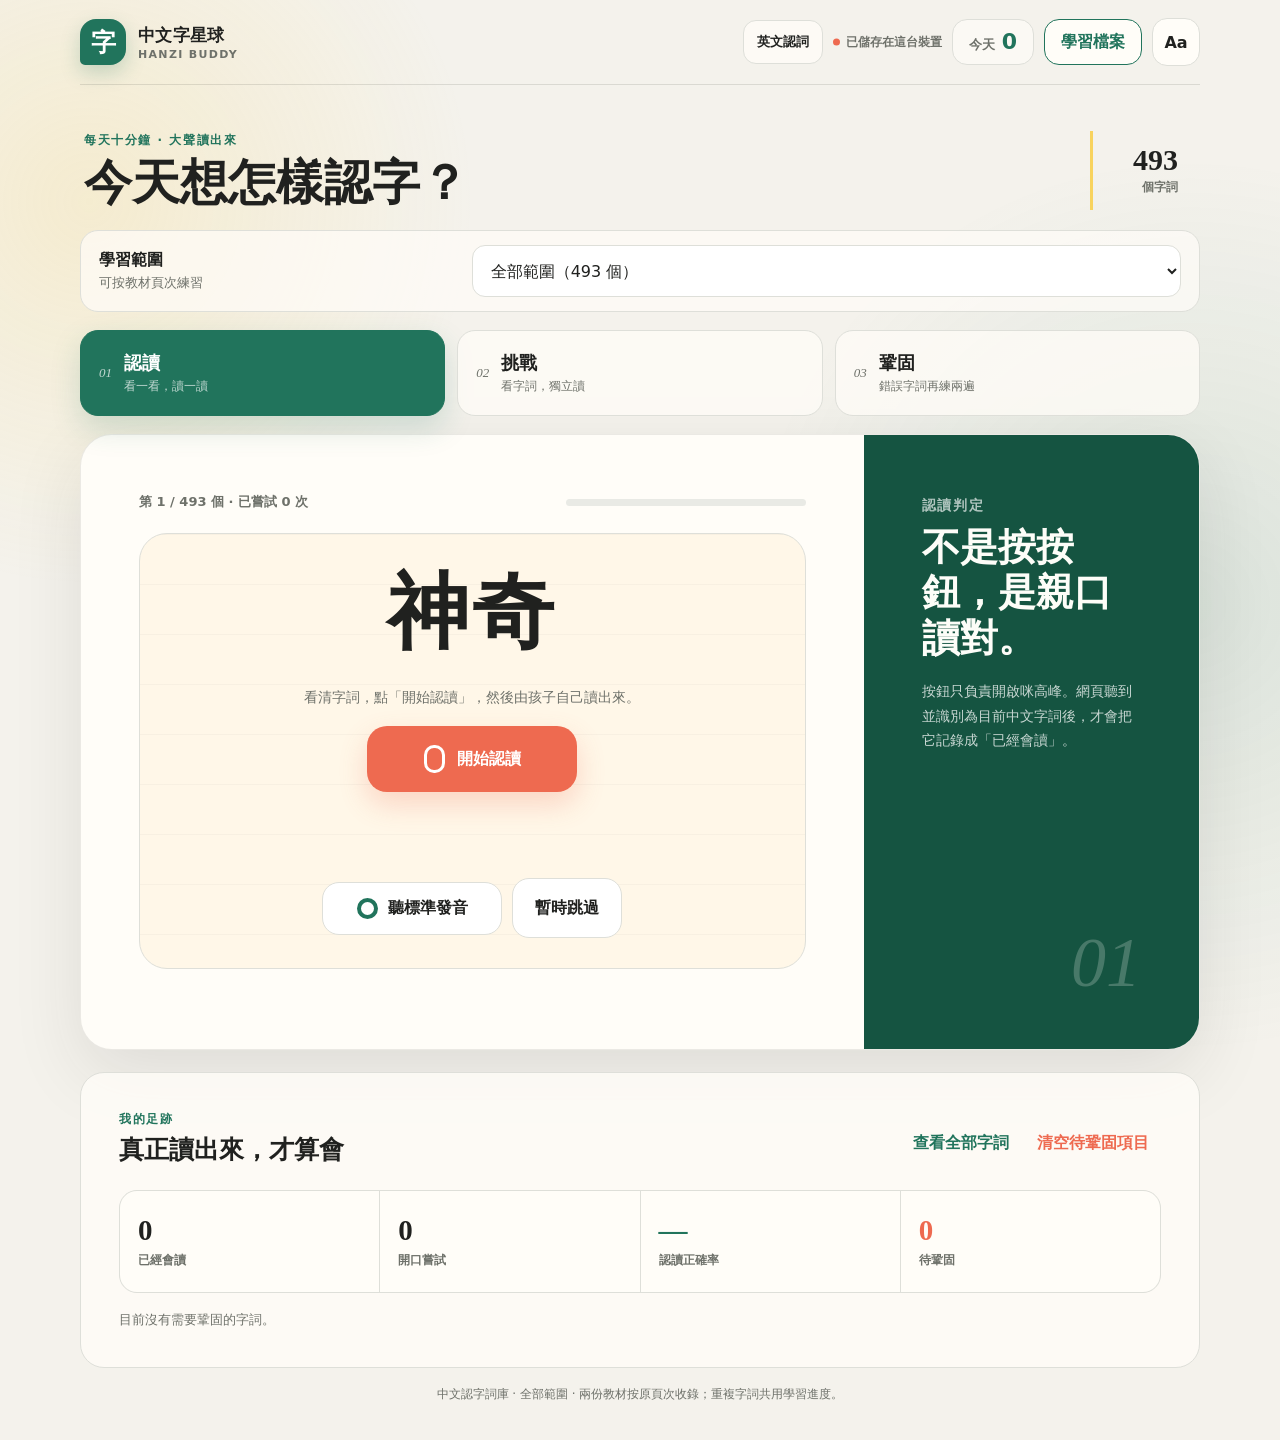
<file: chinese.html>
<!doctype html>
<html lang="zh-Hant-HK">
  <head>
    <meta charset="UTF-8" />
    <meta name="viewport" content="width=device-width, initial-scale=1, viewport-fit=cover" />
    <meta name="theme-color" content="#fffaf1" />
    <meta name="apple-mobile-web-app-capable" content="yes" />
    <meta name="apple-mobile-web-app-status-bar-style" content="default" />
    <title>中文字星球 · 兒童認字</title>
    <link rel="stylesheet" href="styles.css" />
  </head>
  <body class="chinese-course">
    <div class="page-shell">
      <header class="topbar">
        <a class="brand" href="#" aria-label="回到認讀模式">
          <span class="brand-mark" aria-hidden="true">字</span>
          <span>
            <strong>中文字星球</strong>
            <small>Hanzi Buddy</small>
          </span>
        </a>

        <div class="header-actions">
          <a class="course-switch" href="index.html">英文認詞</a>
          <span class="sync-status" id="syncStatus" aria-live="polite">正在讀取進度</span>
          <div class="day-score" aria-label="今天的練習數量">
            <span>今天</span>
            <strong id="todayCount">0</strong>
          </div>
          <button class="record-button" id="recordButton" type="button">學習檔案</button>
          <button class="icon-button" id="settingsButton" type="button" aria-label="開啟聲音設定">
            <span aria-hidden="true">Aa</span>
          </button>
        </div>
      </header>

      <main>
        <section class="welcome-row" aria-labelledby="pageTitle">
          <div>
            <p class="eyebrow">每天十分鐘 · 大聲讀出來</p>
            <h1 id="pageTitle">今天想怎樣認字？</h1>
          </div>
          <div class="word-count-badge">
            <strong id="wordCount">0</strong>
            <span>個字詞</span>
          </div>
        </section>

        <section class="section-bar" aria-label="選擇學習範圍">
          <label for="sectionSelect">
            <span><strong>學習範圍</strong><small>可按教材頁次練習</small></span>
            <select id="sectionSelect">
              <option value="all">全部範圍</option>
            </select>
          </label>
        </section>

        <nav class="mode-tabs" aria-label="學習模式">
          <button class="mode-tab is-active" type="button" data-mode="learn" aria-pressed="true">
            <span class="tab-number">01</span>
            <span><strong>認讀</strong><small>看一看，讀一讀</small></span>
          </button>
          <button class="mode-tab" type="button" data-mode="challenge" aria-pressed="false">
            <span class="tab-number">02</span>
            <span><strong>挑戰</strong><small>看字詞，獨立讀</small></span>
          </button>
          <button class="mode-tab" type="button" data-mode="review" aria-pressed="false">
            <span class="tab-number">03</span>
            <span><strong>鞏固</strong><small>錯誤字詞再練兩遍</small></span>
            <span class="mistake-badge" id="mistakeBadge" hidden>0</span>
          </button>
        </nav>

        <section class="learning-panel" id="learningPanel" aria-live="polite"></section>

        <section class="progress-card" aria-label="學習記錄">
          <div class="progress-heading">
            <div>
              <p class="eyebrow">我的足跡</p>
              <h2>真正讀出來，才算會</h2>
            </div>
            <div class="progress-actions">
              <button class="text-button" id="openRecordsButton" type="button">查看全部字詞</button>
              <button class="text-button danger" id="clearMistakesButton" type="button">清空待鞏固項目</button>
            </div>
          </div>
          <div class="stats-grid">
            <div class="stat-item">
              <strong id="masteredStat">0</strong>
              <span>已經會讀</span>
            </div>
            <div class="stat-item">
              <strong id="answerStat">0</strong>
              <span>開口嘗試</span>
            </div>
            <div class="stat-item accent">
              <strong id="accuracyStat">—</strong>
              <span>認讀正確率</span>
            </div>
            <div class="stat-item warm">
              <strong id="mistakeStat">0</strong>
              <span>待鞏固</span>
            </div>
          </div>
          <div class="mistake-strip" id="mistakeStrip"></div>
        </section>

        <p class="source-note" id="sourceNote"></p>
      </main>
    </div>

    <div class="settings-backdrop" id="settingsBackdrop" hidden>
      <section class="settings-sheet" role="dialog" aria-modal="true" aria-labelledby="settingsTitle">
        <div class="sheet-handle" aria-hidden="true"></div>
        <div class="sheet-heading">
          <div>
            <p class="eyebrow">聲音設定</p>
            <h2 id="settingsTitle">選擇孩子使用的讀音</h2>
          </div>
          <button class="close-button" id="closeSettingsButton" type="button" aria-label="關閉設定">完成</button>
        </div>

        <label class="setting-block" for="speechLangSelect">
          <span><strong>認讀語言</strong></span>
          <select id="speechLangSelect">
            <option value="zh-HK">粵語（香港）</option>
            <option value="zh-TW">普通話（繁體）</option>
          </select>
        </label>

        <label class="setting-row">
          <span><strong>鞏固自動播讀</strong><small>切換待鞏固字詞後自動朗讀</small></span>
          <input id="autoSpeakInput" type="checkbox" role="switch" checked />
        </label>

        <label class="setting-block" for="rateInput">
          <span><strong>朗讀速度</strong><output id="rateOutput">舒緩</output></span>
          <input id="rateInput" type="range" min="0.6" max="1.1" step="0.1" value="0.8" />
          <span class="range-labels"><small>慢一點</small><small>快一點</small></span>
        </label>

        <label class="setting-block" for="voiceSelect">
          <span><strong>朗讀聲音</strong></span>
          <select id="voiceSelect">
            <option value="">裝置預設聲音</option>
          </select>
        </label>

        <button class="primary-button wide" id="testVoiceButton" type="button">試聽：大家好！</button>
      </section>
    </div>

    <div class="records-backdrop" id="recordsBackdrop" hidden>
      <section class="records-sheet" role="dialog" aria-modal="true" aria-labelledby="recordsTitle">
        <div class="sheet-handle" aria-hidden="true"></div>
        <div class="sheet-heading records-heading">
          <div>
            <p class="eyebrow">逐項儲存 · 隨時續學</p>
            <h2 id="recordsTitle">中文認字學習檔案</h2>
          </div>
          <button class="close-button" id="closeRecordsButton" type="button" aria-label="關閉學習檔案">完成</button>
        </div>
        <div class="record-filters" role="group" aria-label="篩選學習記錄">
          <button type="button" class="record-filter is-active" data-record-filter="all">全部</button>
          <button type="button" class="record-filter" data-record-filter="mastered">已會讀</button>
          <button type="button" class="record-filter" data-record-filter="learning">練習中</button>
          <button type="button" class="record-filter" data-record-filter="new">未開始</button>
        </div>
        <div class="record-summary" id="recordSummary"></div>
        <div class="record-tools">
          <button type="button" id="exportRecordsButton">匯出學習檔案</button>
          <label>
            恢復學習檔案
            <input type="file" id="importRecordsInput" accept="application/json,.json" />
          </label>
        </div>
        <div class="record-list" id="recordList"></div>
      </section>
    </div>

    <div class="toast" id="toast" role="status" aria-live="polite" hidden></div>

    <script src="chinese-words.js"></script>
    <script src="app.js"></script>
  </body>
</html>
</file>
<file: styles.css>
:root {
  --ink: #20211f;
  --muted: #6e716a;
  --paper: #fffdf8;
  --cream: #fff7e8;
  --line: #dedfd9;
  --green: #21745c;
  --green-dark: #155441;
  --green-soft: #dff2e9;
  --coral: #ee6a50;
  --coral-soft: #fff0eb;
  --yellow: #f8d35e;
  --red: #c84444;
  --shadow: 0 24px 70px rgba(42, 43, 38, 0.1);
  --radius-xl: 32px;
  --radius-lg: 24px;
  --radius-md: 18px;
  color-scheme: light;
  font-family: ui-rounded, "SF Pro Rounded", "PingFang SC", "Microsoft YaHei", system-ui, sans-serif;
}

* {
  box-sizing: border-box;
  -webkit-tap-highlight-color: transparent;
}

html {
  min-height: 100%;
  background: #f1efe8;
}

body {
  min-width: 320px;
  min-height: 100vh;
  min-height: 100dvh;
  margin: 0;
  color: var(--ink);
  background:
    radial-gradient(circle at 7% 14%, rgba(248, 211, 94, 0.2), transparent 24rem),
    radial-gradient(circle at 93% 42%, rgba(33, 116, 92, 0.12), transparent 28rem),
    #f4f2ec;
  overscroll-behavior-y: none;
}

button,
input,
select {
  font: inherit;
}

button,
a,
select,
input {
  touch-action: manipulation;
}

button {
  color: inherit;
}

button:focus-visible,
a:focus-visible,
select:focus-visible,
input:focus-visible {
  outline: 4px solid rgba(33, 116, 92, 0.25);
  outline-offset: 3px;
}

.page-shell {
  width: min(1120px, calc(100% - 36px));
  margin: 0 auto;
  padding: max(18px, env(safe-area-inset-top)) 0 max(36px, env(safe-area-inset-bottom));
}

.topbar,
.welcome-row,
.progress-heading,
.sheet-heading,
.setting-row,
.setting-block > span,
.card-meta,
.challenge-meta,
.review-meta {
  display: flex;
  align-items: center;
  justify-content: space-between;
  gap: 18px;
}

.topbar {
  min-height: 64px;
  padding-bottom: 18px;
  border-bottom: 1px solid rgba(32, 33, 31, 0.12);
}

.brand {
  display: flex;
  align-items: center;
  gap: 12px;
  color: inherit;
  text-decoration: none;
}

.brand-mark {
  display: grid;
  width: 46px;
  height: 46px;
  place-items: center;
  border-radius: 16px 16px 16px 5px;
  color: #fff;
  background: var(--green);
  box-shadow: 0 8px 20px rgba(33, 116, 92, 0.22);
  font-family: Georgia, serif;
  font-size: 25px;
  font-weight: 700;
}

.brand strong,
.brand small {
  display: block;
}

.brand strong {
  font-size: 17px;
  letter-spacing: 0.02em;
}

.brand small {
  margin-top: 1px;
  color: var(--muted);
  font-size: 11px;
  font-weight: 650;
  letter-spacing: 0.12em;
  text-transform: uppercase;
}

.header-actions {
  display: flex;
  align-items: center;
  gap: 10px;
}

.course-switch {
  display: inline-flex;
  min-height: 44px;
  align-items: center;
  padding: 8px 13px;
  border: 1px solid var(--line);
  border-radius: 13px;
  color: var(--ink);
  background: rgba(255, 253, 248, 0.8);
  font-size: 13px;
  font-weight: 850;
  text-decoration: none;
  white-space: nowrap;
}

.course-switch:focus-visible,
.course-switch:hover {
  border-color: var(--green);
  color: var(--green);
}

.sync-status {
  position: relative;
  padding-left: 13px;
  color: var(--muted);
  font-size: 12px;
  font-weight: 750;
  white-space: nowrap;
}

.sync-status::before {
  content: "";
  position: absolute;
  top: 50%;
  left: 0;
  width: 7px;
  height: 7px;
  transform: translateY(-50%);
  border-radius: 50%;
  background: var(--yellow);
}

.sync-status.is-saved::before { background: var(--green); }
.sync-status.is-local::before { background: var(--coral); }

.record-button {
  min-height: 46px;
  padding: 9px 16px;
  border: 1px solid var(--green);
  border-radius: 15px;
  color: var(--green);
  background: var(--paper);
  font-weight: 850;
  cursor: pointer;
}

.day-score {
  display: flex;
  align-items: baseline;
  gap: 7px;
  min-height: 46px;
  padding: 9px 16px;
  border: 1px solid var(--line);
  border-radius: 15px;
  background: rgba(255, 253, 248, 0.7);
}

.day-score span {
  color: var(--muted);
  font-size: 13px;
  font-weight: 700;
}

.day-score strong {
  color: var(--green);
  font-size: 22px;
}

.icon-button,
.close-button,
.text-button,
.sound-button,
.secondary-button,
.primary-button,
.answer-option,
.mode-tab,
.word-card {
  border: 0;
  cursor: pointer;
}

.icon-button {
  display: grid;
  width: 48px;
  height: 48px;
  place-items: center;
  border: 1px solid var(--line);
  border-radius: 15px;
  background: var(--paper);
  font-weight: 850;
}

.welcome-row {
  padding: 46px 4px 26px;
  align-items: flex-end;
}

.eyebrow {
  margin: 0 0 7px;
  color: var(--green);
  font-size: 12px;
  font-weight: 800;
  letter-spacing: 0.13em;
  text-transform: uppercase;
}

h1,
h2,
p {
  margin-top: 0;
}

h1 {
  margin-bottom: 0;
  font-family: Georgia, "Songti SC", serif;
  font-size: clamp(31px, 5vw, 48px);
  font-weight: 650;
  line-height: 1.12;
}

h2 {
  margin-bottom: 0;
  font-family: Georgia, "Songti SC", serif;
  font-size: 25px;
  line-height: 1.2;
}

.word-count-badge {
  min-width: 106px;
  padding: 14px 18px;
  border-left: 3px solid var(--yellow);
  text-align: right;
}

.word-count-badge strong,
.word-count-badge span {
  display: block;
}

.word-count-badge strong {
  font-family: Georgia, serif;
  font-size: 30px;
  line-height: 1;
}

.word-count-badge span {
  margin-top: 4px;
  color: var(--muted);
  font-size: 12px;
  font-weight: 700;
}

.mode-tabs {
  display: grid;
  grid-template-columns: repeat(3, 1fr);
  gap: 12px;
  margin-bottom: 18px;
}

.mode-tab {
  position: relative;
  display: grid;
  min-height: 86px;
  grid-template-columns: auto 1fr;
  align-items: center;
  gap: 12px;
  padding: 15px 18px;
  border: 1px solid var(--line);
  border-radius: var(--radius-md);
  text-align: left;
  background: rgba(255, 253, 248, 0.76);
  transition: transform 160ms ease, border-color 160ms ease, background 160ms ease;
}

.mode-tab:active {
  transform: scale(0.98);
}

.mode-tab.is-active {
  border-color: var(--green);
  color: #fff;
  background: var(--green);
  box-shadow: 0 12px 30px rgba(33, 116, 92, 0.18);
}

.tab-number {
  color: var(--muted);
  font-family: Georgia, serif;
  font-size: 13px;
  font-style: italic;
}

.mode-tab.is-active .tab-number,
.mode-tab.is-active small {
  color: rgba(255, 255, 255, 0.72);
}

.mode-tab strong,
.mode-tab small {
  display: block;
}

.mode-tab strong {
  font-size: 18px;
}

.mode-tab small {
  margin-top: 3px;
  color: var(--muted);
  font-size: 12px;
}

.mistake-badge {
  position: absolute;
  top: 8px;
  right: 8px;
  min-width: 24px;
  height: 24px;
  padding: 0 7px;
  border-radius: 99px;
  color: #fff;
  background: var(--coral);
  font-size: 12px;
  font-weight: 850;
  line-height: 24px;
  text-align: center;
}

.learning-panel {
  min-height: 540px;
  overflow: hidden;
  border: 1px solid rgba(32, 33, 31, 0.09);
  border-radius: var(--radius-xl);
  background: var(--paper);
  box-shadow: var(--shadow);
}

.panel-grid {
  display: grid;
  min-height: 540px;
  grid-template-columns: minmax(0, 1.4fr) minmax(270px, 0.6fr);
}

.study-stage,
.side-note {
  padding: clamp(28px, 5vw, 58px);
}

.study-stage {
  display: flex;
  min-width: 0;
  flex-direction: column;
  justify-content: space-between;
}

.side-note {
  display: flex;
  flex-direction: column;
  justify-content: space-between;
  color: #fdfdf8;
  background: var(--green-dark);
}

.side-note.coral {
  background: #a8493e;
}

.side-note.sunny {
  color: var(--ink);
  background: var(--yellow);
}

.side-note .eyebrow {
  color: rgba(255, 255, 255, 0.66);
}

.side-note.sunny .eyebrow {
  color: rgba(32, 33, 31, 0.62);
}

.side-note h2 {
  margin-bottom: 18px;
  font-size: clamp(26px, 4vw, 38px);
}

.side-note p {
  color: rgba(255, 255, 255, 0.76);
  font-size: 14px;
  line-height: 1.75;
}

.side-note.sunny p {
  color: rgba(32, 33, 31, 0.7);
}

.tip-index {
  align-self: flex-end;
  font-family: Georgia, serif;
  font-size: 70px;
  font-style: italic;
  line-height: 0.8;
  opacity: 0.22;
}

.card-meta,
.challenge-meta,
.review-meta {
  color: var(--muted);
  font-size: 13px;
  font-weight: 750;
}

.mini-progress {
  width: min(240px, 44%);
  height: 7px;
  overflow: hidden;
  border-radius: 99px;
  background: #e9eae5;
}

.mini-progress > span {
  display: block;
  width: 0;
  height: 100%;
  border-radius: inherit;
  background: var(--green);
  transition: width 260ms ease;
}

.word-card {
  position: relative;
  display: grid;
  width: 100%;
  min-height: 265px;
  margin: 22px 0;
  padding: 32px;
  place-items: center;
  border: 1px solid var(--line);
  border-radius: 28px;
  background:
    linear-gradient(rgba(32, 33, 31, 0.035) 1px, transparent 1px) 0 0 / 100% 48px,
    var(--cream);
  transition: transform 150ms ease, box-shadow 150ms ease;
}

.word-card:active {
  transform: scale(0.985);
}

.word-card .word {
  overflow-wrap: anywhere;
  font-family: Georgia, "Times New Roman", serif;
  font-size: clamp(52px, 10vw, 98px);
  font-weight: 650;
  letter-spacing: -0.035em;
  line-height: 1;
}

.word-card .tap-hint {
  position: absolute;
  right: 20px;
  bottom: 17px;
  display: flex;
  align-items: center;
  gap: 7px;
  color: var(--muted);
  font-size: 12px;
  font-weight: 750;
}

.sound-dot {
  display: inline-block;
  width: 10px;
  height: 10px;
  border: 3px solid var(--green);
  border-radius: 50%;
}

.word-card.is-speaking .sound-dot {
  animation: soundPulse 700ms ease infinite alternate;
}

@keyframes soundPulse {
  from { box-shadow: 0 0 0 0 rgba(33, 116, 92, 0.28); }
  to { box-shadow: 0 0 0 10px rgba(33, 116, 92, 0); }
}

.action-row {
  display: grid;
  grid-template-columns: minmax(120px, 0.7fr) minmax(180px, 1.3fr);
  gap: 12px;
}

.primary-button,
.secondary-button,
.sound-button {
  min-height: 60px;
  padding: 15px 22px;
  border-radius: 17px;
  font-weight: 850;
  transition: transform 140ms ease, filter 140ms ease;
}

.primary-button:active,
.secondary-button:active,
.sound-button:active,
.answer-option:active {
  transform: scale(0.975);
}

.primary-button {
  color: #fff;
  background: var(--green);
  box-shadow: 0 10px 24px rgba(33, 116, 92, 0.18);
}

.primary-button:hover {
  filter: brightness(0.96);
}

.secondary-button,
.sound-button {
  border: 1px solid var(--line);
  background: #fff;
}

.sound-button {
  display: inline-flex;
  min-width: 180px;
  align-self: center;
  align-items: center;
  justify-content: center;
  gap: 10px;
}

.sound-button::before {
  content: "";
  width: 13px;
  height: 13px;
  border: 4px solid var(--green);
  border-radius: 50%;
}

.wide {
  width: 100%;
}

.challenge-stage {
  text-align: center;
}

.challenge-stage h2,
.review-stage h2 {
  margin: 28px 0 8px;
  font-size: clamp(27px, 4vw, 40px);
}

.challenge-stage .instruction,
.review-stage .instruction {
  margin-bottom: 24px;
  color: var(--muted);
  font-size: 14px;
}

.answer-grid {
  display: grid;
  grid-template-columns: repeat(2, minmax(0, 1fr));
  gap: 12px;
  margin-top: 26px;
}

.answer-option {
  min-height: 92px;
  padding: 16px;
  border: 2px solid var(--line);
  border-radius: 18px;
  background: #fff;
  font-family: Georgia, serif;
  font-size: clamp(25px, 4vw, 35px);
  font-weight: 650;
  overflow-wrap: anywhere;
  transition: border-color 140ms ease, background 140ms ease, transform 140ms ease;
}

.answer-option:hover {
  border-color: #9ebdae;
}

.answer-option.is-correct {
  border-color: var(--green);
  color: var(--green-dark);
  background: var(--green-soft);
}

.answer-option.is-wrong {
  border-color: var(--red);
  color: var(--red);
  background: var(--coral-soft);
  animation: nudge 250ms ease;
}

.answer-option:disabled {
  cursor: default;
}

@keyframes nudge {
  25% { transform: translateX(-5px); }
  75% { transform: translateX(5px); }
}

.feedback-line {
  min-height: 28px;
  margin: 14px 0 0;
  font-size: 16px;
  font-weight: 850;
}

.feedback-line.good { color: var(--green); }
.feedback-line.try { color: var(--red); }

.empty-review,
.session-finish {
  display: grid;
  min-height: 410px;
  place-items: center;
  padding: 40px;
  text-align: center;
}

.empty-review > div,
.session-finish > div {
  max-width: 520px;
}

.empty-number {
  display: grid;
  width: 84px;
  height: 84px;
  margin: 0 auto 24px;
  place-items: center;
  border-radius: 50%;
  color: var(--green-dark);
  background: var(--green-soft);
  font-family: Georgia, serif;
  font-size: 36px;
  font-style: italic;
}

.empty-review h2,
.session-finish h2 {
  margin-bottom: 12px;
  font-size: clamp(30px, 5vw, 45px);
}

.empty-review p,
.session-finish p {
  margin-bottom: 28px;
  color: var(--muted);
  line-height: 1.7;
}

.progress-card {
  margin-top: 22px;
  padding: clamp(24px, 4vw, 38px);
  border: 1px solid var(--line);
  border-radius: var(--radius-lg);
  background: rgba(255, 253, 248, 0.82);
}

.progress-heading {
  align-items: flex-end;
  margin-bottom: 25px;
}

.text-button,
.close-button {
  min-height: 44px;
  padding: 8px 12px;
  color: var(--green);
  background: transparent;
  font-weight: 800;
}

.text-button:disabled {
  color: #a5a7a1;
  cursor: default;
}

.progress-actions {
  display: flex;
  align-items: center;
  gap: 4px;
}

.text-button.danger {
  color: var(--coral);
}

.voice-stage {
  display: grid;
  min-height: 330px;
  margin: 22px 0;
  padding: 30px;
  place-items: center;
  border: 1px solid var(--line);
  border-radius: 28px;
  text-align: center;
  background:
    linear-gradient(rgba(32, 33, 31, 0.03) 1px, transparent 1px) 0 0 / 100% 50px,
    var(--cream);
}

.voice-stage .word {
  display: block;
  margin-bottom: 25px;
  overflow-wrap: anywhere;
  font-family: Georgia, "Times New Roman", serif;
  font-size: clamp(52px, 9vw, 90px);
  font-weight: 650;
  letter-spacing: -0.035em;
  line-height: 1;
}

.chinese-course .voice-stage .word {
  max-width: 100%;
  font-family: "PingFang HK", "PingFang TC", "Noto Sans TC", sans-serif;
  font-size: clamp(44px, 8vw, 82px);
  font-weight: 800;
  letter-spacing: 0.04em;
  line-height: 1.18;
}

.section-bar {
  margin: -6px 0 18px;
  padding: 14px 18px;
  border: 1px solid var(--line);
  border-radius: 18px;
  background: rgba(255, 253, 248, 0.72);
}

.section-bar label {
  display: grid;
  grid-template-columns: minmax(150px, 1fr) minmax(240px, 2fr);
  align-items: center;
  gap: 18px;
}

.section-bar label > span,
.section-bar label strong,
.section-bar label small {
  display: block;
}

.section-bar label small {
  margin-top: 3px;
  color: var(--muted);
}

.section-bar select {
  margin-top: 0;
}

.voice-instruction {
  margin-bottom: 18px;
  color: var(--muted);
  font-size: 14px;
  line-height: 1.6;
}

.mic-button {
  display: inline-flex;
  min-width: 210px;
  min-height: 66px;
  align-items: center;
  justify-content: center;
  gap: 12px;
  padding: 15px 24px;
  border: 0;
  border-radius: 20px;
  color: #fff;
  background: var(--coral);
  box-shadow: 0 12px 28px rgba(238, 106, 80, 0.24);
  font-weight: 900;
  cursor: pointer;
}

.mic-button::before {
  content: "";
  width: 15px;
  height: 22px;
  border: 3px solid currentColor;
  border-radius: 10px;
}

.mic-button.is-listening {
  background: var(--red);
  animation: micPulse 850ms ease infinite alternate;
}

@keyframes micPulse {
  from { box-shadow: 0 0 0 0 rgba(200, 68, 68, 0.28); }
  to { box-shadow: 0 0 0 16px rgba(200, 68, 68, 0); }
}

.speech-feedback {
  min-height: 50px;
  margin: 18px 0 0;
  font-weight: 850;
  line-height: 1.5;
}

.speech-feedback.good { color: var(--green); }
.speech-feedback.try { color: var(--red); }
.speech-feedback small {
  display: block;
  color: var(--muted);
  font-weight: 650;
}

.voice-actions {
  display: flex;
  justify-content: center;
  gap: 10px;
  margin-top: 18px;
}

.voice-actions .sound-button {
  min-height: 50px;
}

.secure-warning {
  max-width: 520px;
  padding: 20px;
  border: 1px solid #edbd73;
  border-radius: 17px;
  color: #7b5421;
  background: #fff6df;
  font-size: 14px;
  line-height: 1.65;
  text-align: left;
}

.secure-warning a {
  color: var(--green-dark);
  font-weight: 850;
}

.records-backdrop {
  position: fixed;
  z-index: 21;
  inset: 0;
  display: grid;
  padding: 20px;
  place-items: center;
  background: rgba(21, 29, 25, 0.48);
  backdrop-filter: blur(8px);
}

.records-backdrop[hidden] { display: none; }

.records-sheet {
  display: flex;
  width: min(760px, 100%);
  max-height: min(880px, calc(100dvh - 34px));
  flex-direction: column;
  padding: 12px 26px 24px;
  overflow: hidden;
  border-radius: 28px;
  background: var(--paper);
  box-shadow: 0 30px 90px rgba(0, 0, 0, 0.28);
}

.records-heading { flex: 0 0 auto; }

.record-filters {
  display: flex;
  flex: 0 0 auto;
  gap: 7px;
  margin: 4px 0 14px;
  overflow-x: auto;
  scrollbar-width: none;
}

.record-filter {
  min-height: 44px;
  flex: 0 0 auto;
  padding: 9px 14px;
  border: 1px solid var(--line);
  border-radius: 12px;
  background: #fff;
  font-size: 13px;
  font-weight: 800;
  cursor: pointer;
}

.record-filter.is-active {
  border-color: var(--green);
  color: #fff;
  background: var(--green);
}

.record-summary {
  flex: 0 0 auto;
  margin-bottom: 10px;
  color: var(--muted);
  font-size: 13px;
}

.record-tools {
  display: flex;
  flex: 0 0 auto;
  gap: 8px;
  margin: 0 0 12px;
}

.record-tools button,
.record-tools label {
  display: grid;
  min-height: 44px;
  place-items: center;
  padding: 9px 14px;
  border: 1px solid var(--line);
  border-radius: 12px;
  color: var(--green-dark);
  background: #fff;
  font-size: 13px;
  font-weight: 800;
  cursor: pointer;
}

.record-tools input { display: none; }

.record-list {
  display: grid;
  min-height: 120px;
  gap: 8px;
  overflow-y: auto;
  overscroll-behavior: contain;
}

.record-row {
  display: grid;
  min-height: 70px;
  grid-template-columns: minmax(110px, 1fr) minmax(190px, 1.5fr) auto;
  align-items: center;
  gap: 14px;
  padding: 12px 14px;
  border: 1px solid var(--line);
  border-radius: 14px;
  text-align: left;
  background: #fff;
  cursor: pointer;
}

.record-word {
  font-family: Georgia, serif;
  font-size: 24px;
  font-weight: 700;
  overflow-wrap: anywhere;
}

.record-detail {
  color: var(--muted);
  font-size: 12px;
  line-height: 1.55;
}

.record-status {
  min-width: 66px;
  padding: 7px 10px;
  border-radius: 99px;
  color: var(--muted);
  background: #eeefeb;
  font-size: 12px;
  font-weight: 850;
  text-align: center;
}

.record-status.mastered { color: var(--green-dark); background: var(--green-soft); }
.record-status.learning { color: #93473d; background: var(--coral-soft); }

.stats-grid {
  display: grid;
  grid-template-columns: repeat(4, 1fr);
  gap: 1px;
  overflow: hidden;
  border: 1px solid var(--line);
  border-radius: 18px;
  background: var(--line);
}

.stat-item {
  padding: 23px 18px;
  background: var(--paper);
}

.stat-item strong,
.stat-item span {
  display: block;
}

.stat-item strong {
  margin-bottom: 5px;
  font-family: Georgia, serif;
  font-size: 29px;
}

.stat-item span {
  color: var(--muted);
  font-size: 12px;
  font-weight: 700;
}

.stat-item.accent strong { color: var(--green); }
.stat-item.warm strong { color: var(--coral); }

.mistake-strip {
  display: flex;
  gap: 8px;
  margin-top: 18px;
  overflow-x: auto;
  scrollbar-width: none;
}

.mistake-strip::-webkit-scrollbar { display: none; }

.mistake-chip {
  flex: 0 0 auto;
  padding: 9px 13px;
  border-radius: 11px;
  color: #8c4037;
  background: var(--coral-soft);
  font-family: Georgia, serif;
  font-size: 16px;
  font-weight: 650;
}

.mistake-empty {
  color: var(--muted);
  font-size: 13px;
}

.source-note {
  margin: 17px 6px 0;
  color: var(--muted);
  font-size: 12px;
  line-height: 1.6;
  text-align: center;
}

.settings-backdrop {
  position: fixed;
  z-index: 20;
  inset: 0;
  display: grid;
  padding: 20px;
  place-items: center;
  background: rgba(21, 29, 25, 0.44);
  backdrop-filter: blur(8px);
}

.settings-backdrop[hidden],
.toast[hidden] {
  display: none;
}

.settings-sheet {
  width: min(540px, 100%);
  padding: 12px 30px 30px;
  border-radius: 28px;
  background: var(--paper);
  box-shadow: 0 30px 90px rgba(0, 0, 0, 0.24);
}

.sheet-handle {
  width: 48px;
  height: 5px;
  margin: 0 auto 20px;
  border-radius: 99px;
  background: var(--line);
}

.sheet-heading {
  margin-bottom: 18px;
}

.setting-row,
.setting-block {
  padding: 18px 0;
  border-top: 1px solid var(--line);
}

.setting-row span strong,
.setting-row span small,
.setting-block strong,
.setting-block small {
  display: block;
}

.setting-row small {
  margin-top: 4px;
  color: var(--muted);
}

input[type="checkbox"] {
  position: relative;
  width: 58px;
  height: 34px;
  appearance: none;
  border-radius: 99px;
  background: #c9cbc5;
  transition: background 150ms ease;
}

input[type="checkbox"]::after {
  content: "";
  position: absolute;
  top: 4px;
  left: 4px;
  width: 26px;
  height: 26px;
  border-radius: 50%;
  background: #fff;
  box-shadow: 0 2px 7px rgba(0, 0, 0, 0.22);
  transition: transform 150ms ease;
}

input[type="checkbox"]:checked { background: var(--green); }
input[type="checkbox"]:checked::after { transform: translateX(24px); }

input[type="range"] {
  width: 100%;
  margin: 18px 0 7px;
  accent-color: var(--green);
}

.setting-block output {
  color: var(--green);
  font-size: 13px;
  font-weight: 800;
}

.range-labels {
  color: var(--muted);
}

select {
  width: 100%;
  min-height: 52px;
  margin-top: 12px;
  padding: 0 14px;
  border: 1px solid var(--line);
  border-radius: 13px;
  color: var(--ink);
  background: #fff;
}

.toast {
  position: fixed;
  z-index: 30;
  right: 50%;
  bottom: max(22px, env(safe-area-inset-bottom));
  min-width: 210px;
  padding: 14px 20px;
  transform: translateX(50%);
  border-radius: 14px;
  color: #fff;
  background: #252a27;
  box-shadow: 0 12px 35px rgba(0, 0, 0, 0.25);
  font-weight: 750;
  text-align: center;
}

@media (max-width: 760px) {
  .page-shell {
    width: min(100% - 22px, 680px);
  }

  .welcome-row {
    padding-top: 33px;
  }

  .mode-tabs {
    gap: 7px;
  }

  .mode-tab {
    min-height: 75px;
    grid-template-columns: 1fr;
    gap: 0;
    padding: 12px;
    text-align: center;
  }

  .mode-tab small,
  .tab-number {
    display: none;
  }

  .panel-grid {
    grid-template-columns: 1fr;
  }

  .side-note {
    display: none;
  }

  .learning-panel,
  .panel-grid {
    min-height: 520px;
  }

  .study-stage {
    padding: 25px 20px;
  }

  .stats-grid {
    grid-template-columns: repeat(2, 1fr);
  }

  .progress-heading {
    align-items: center;
  }

  .sync-status { display: none; }

  .record-row {
    grid-template-columns: 1fr auto;
  }

  .record-detail {
    grid-column: 1 / -1;
    grid-row: 2;
  }

  .section-bar label {
    grid-template-columns: 1fr;
    gap: 10px;
  }
}

@media (max-width: 430px) {
  .brand small,
  .day-score span,
  .word-count-badge,
  .record-button {
    display: none;
  }

  .course-switch {
    min-height: 44px;
    padding: 7px 10px;
    font-size: 12px;
  }

  h1 {
    font-size: 31px;
  }

  .mode-tab strong {
    font-size: 16px;
  }

  .word-card {
    min-height: 235px;
    padding: 22px;
  }

  .action-row {
    grid-template-columns: 1fr;
  }

  .answer-grid {
    grid-template-columns: 1fr;
  }

  .answer-option {
    min-height: 64px;
  }

  .progress-heading h2 {
    font-size: 21px;
  }

  .progress-actions {
    align-items: flex-end;
    flex-direction: column;
  }

  .voice-stage {
    min-height: 320px;
    padding: 22px 16px;
  }
}

@media (prefers-reduced-motion: reduce) {
  *,
  *::before,
  *::after {
    scroll-behavior: auto !important;
    animation-duration: 0.01ms !important;
    animation-iteration-count: 1 !important;
    transition-duration: 0.01ms !important;
  }
}
</file>
